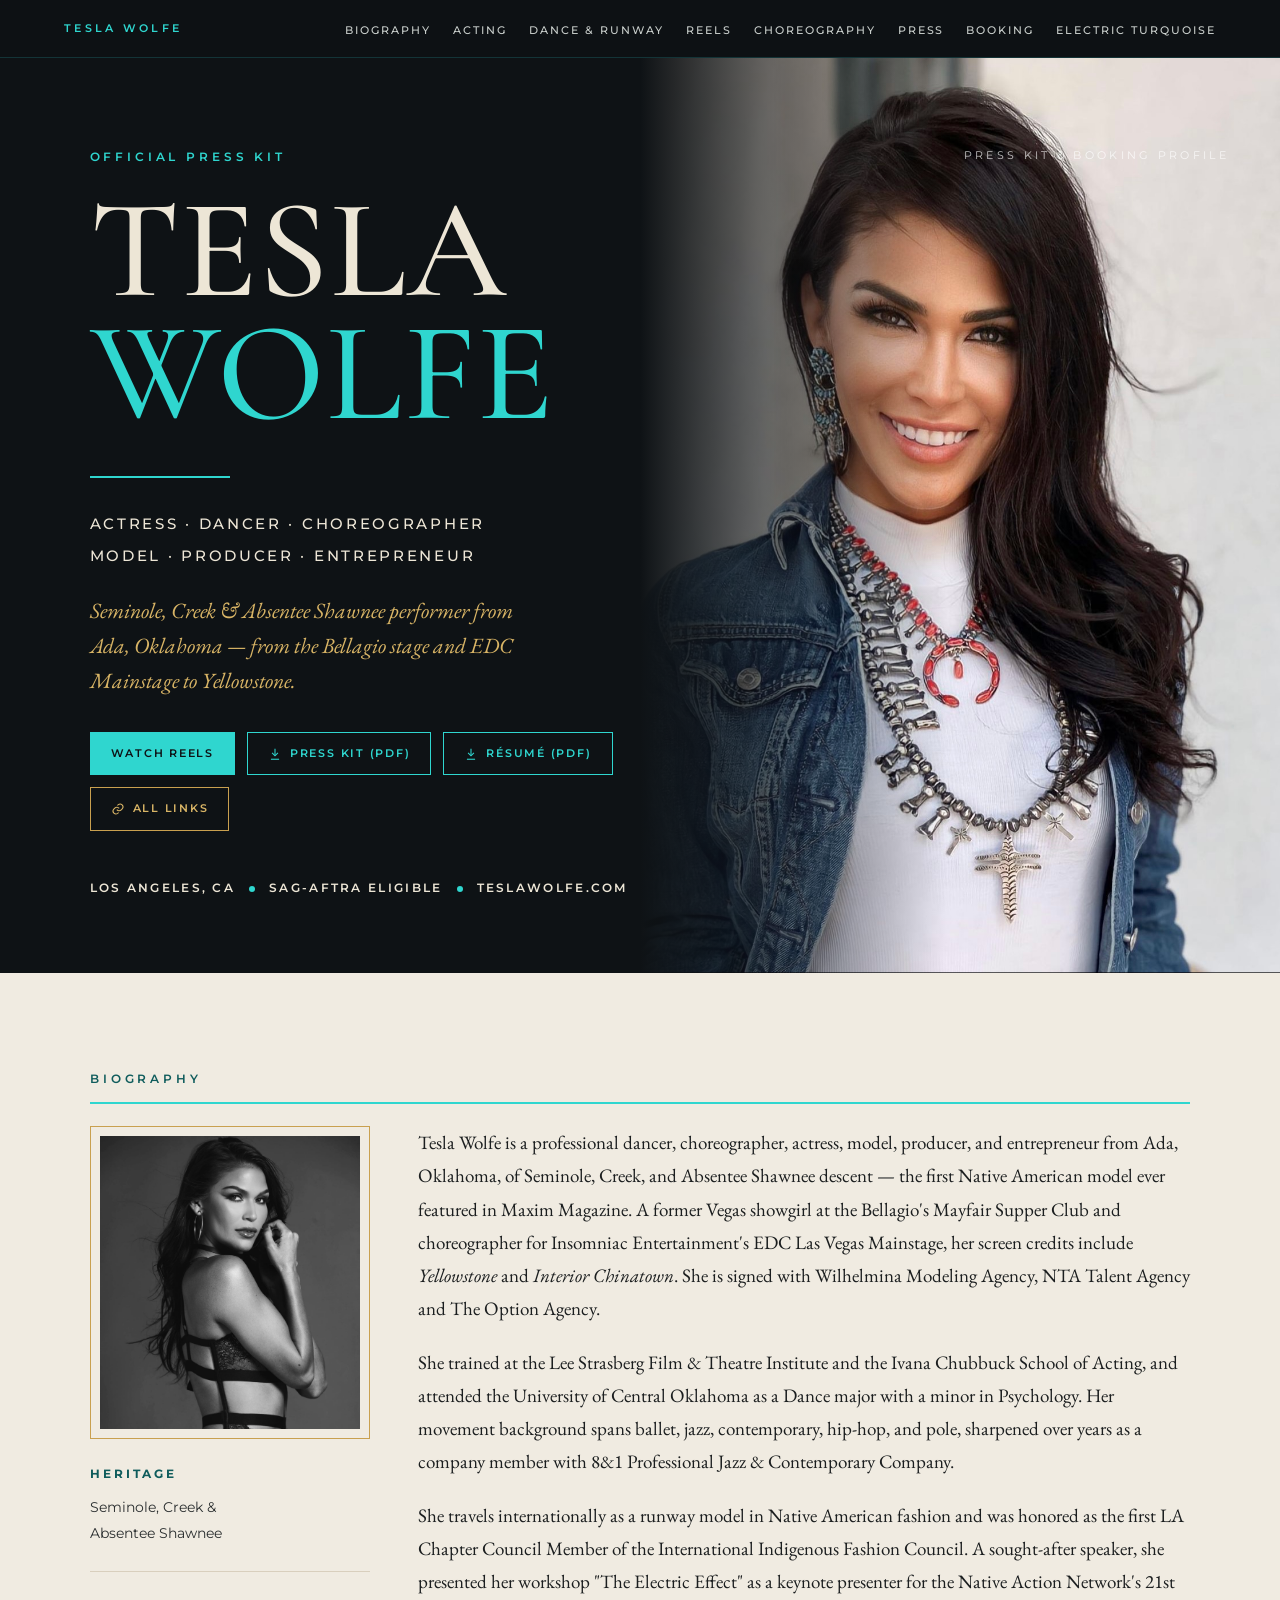
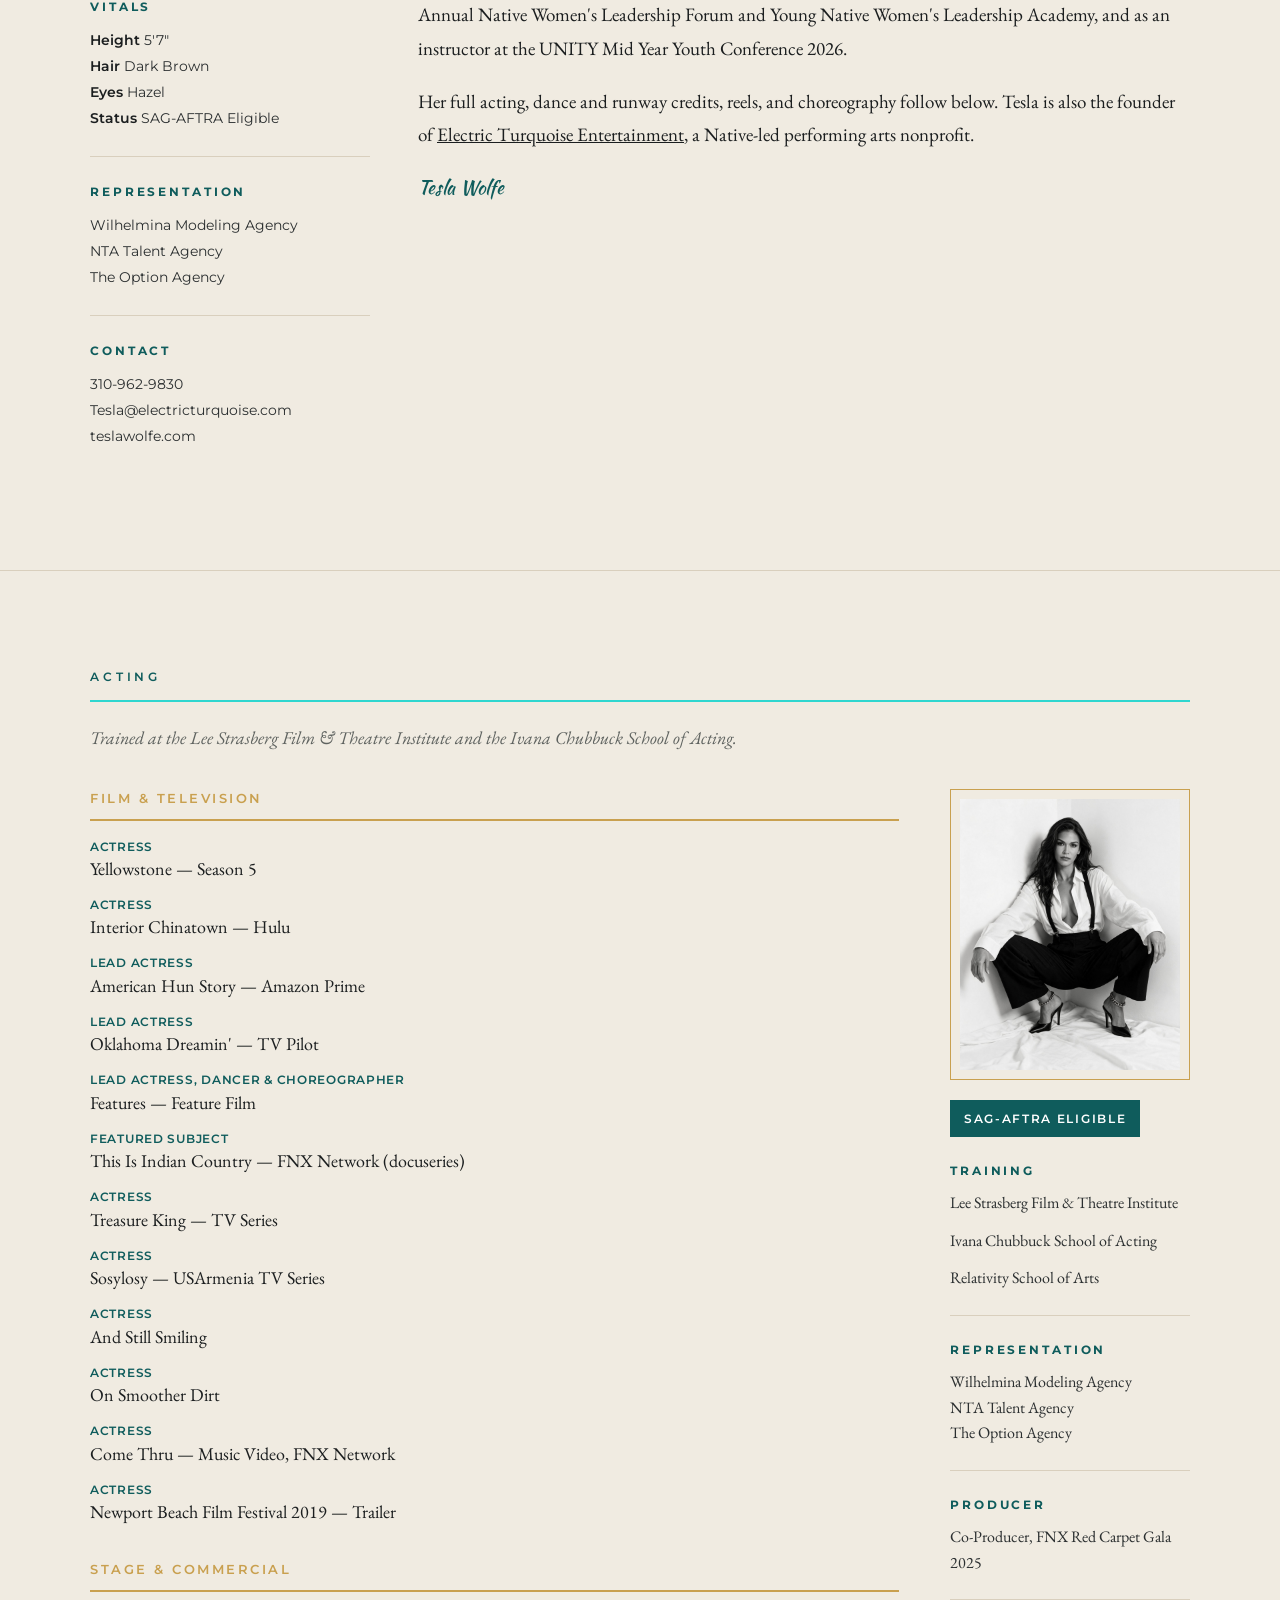
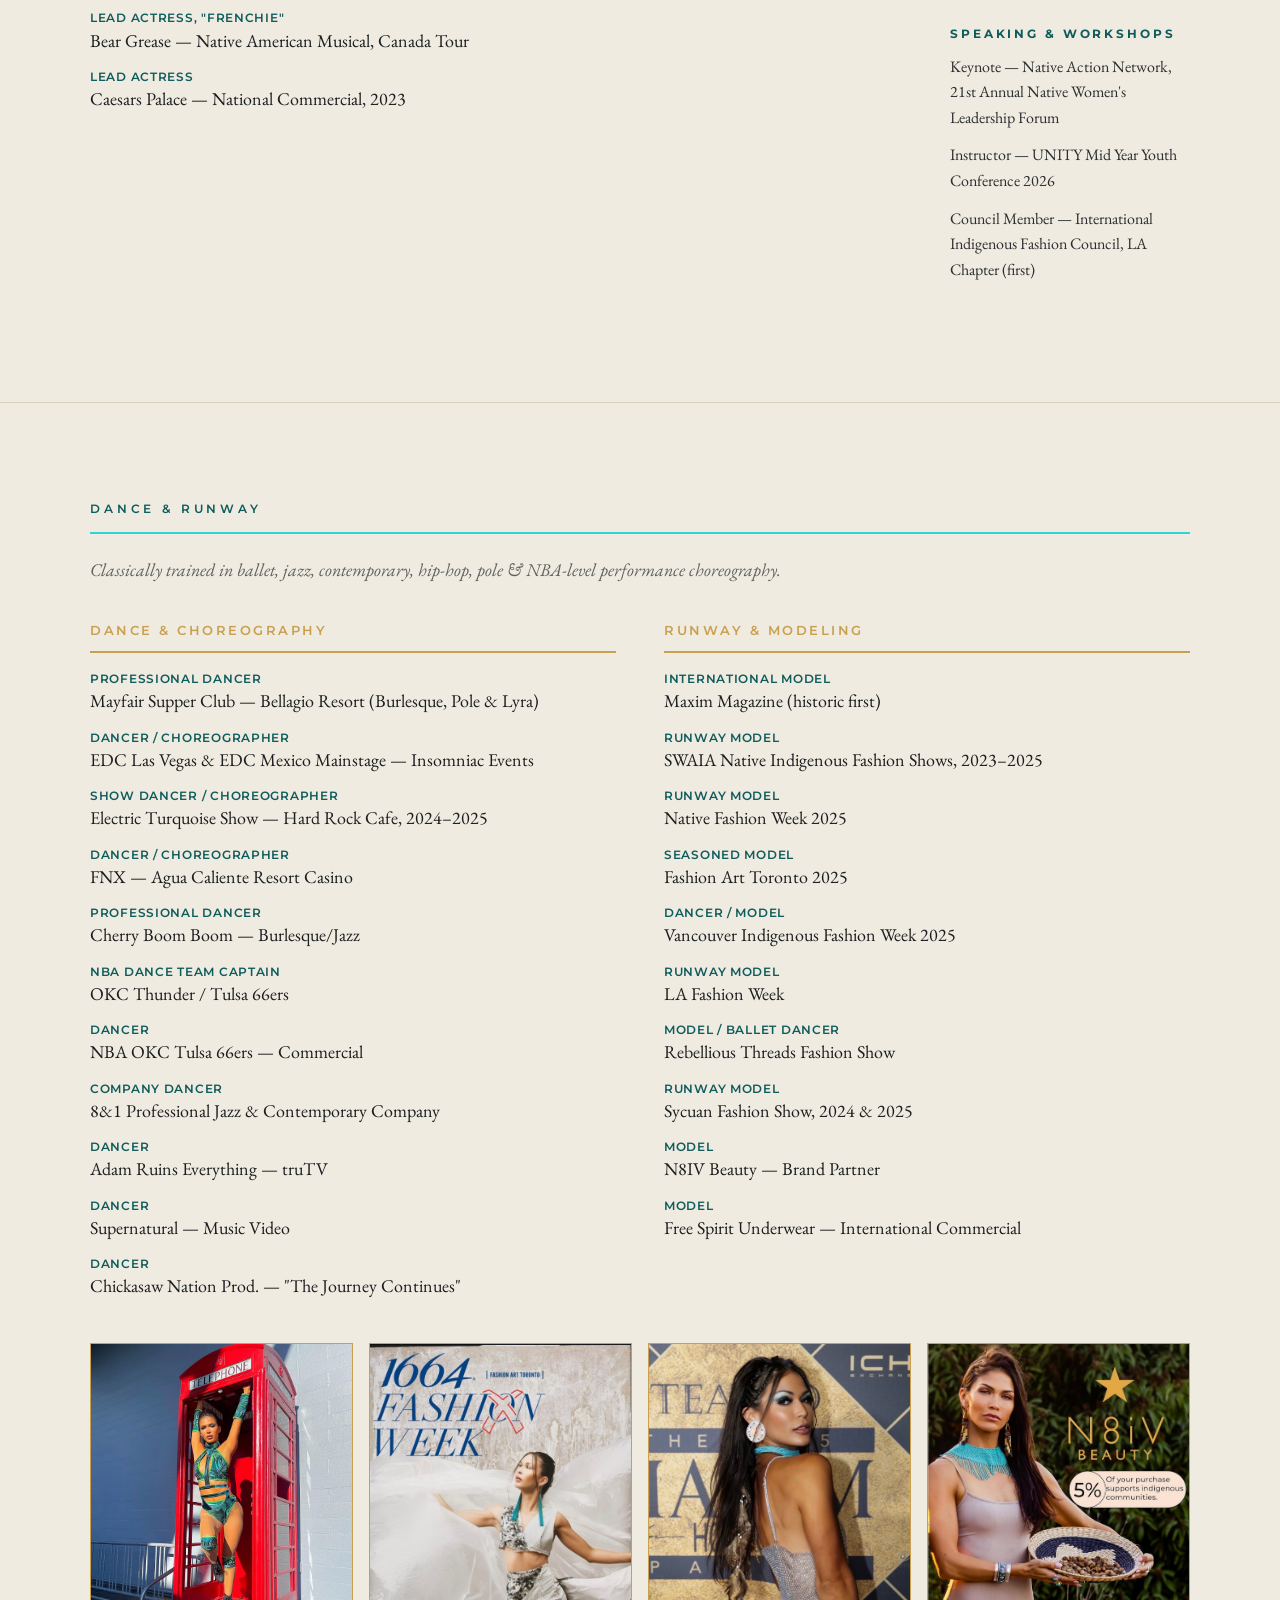
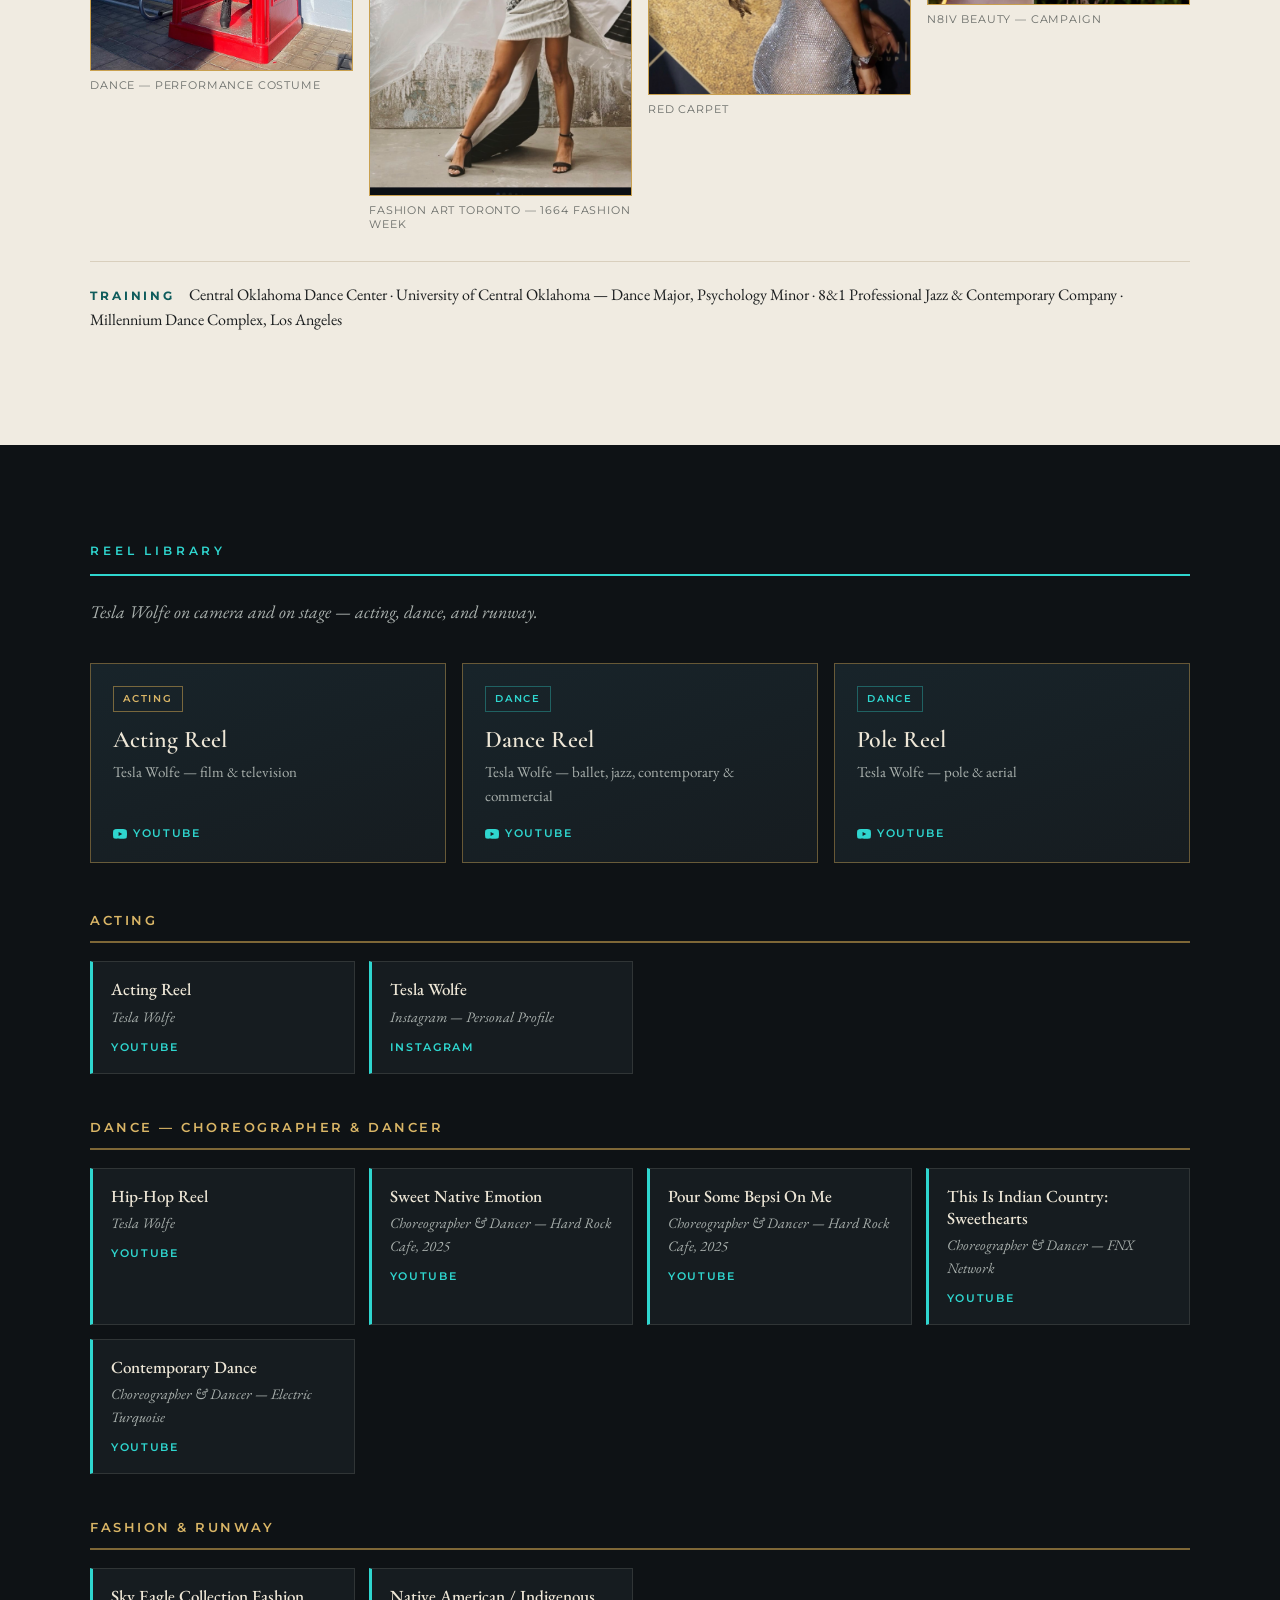
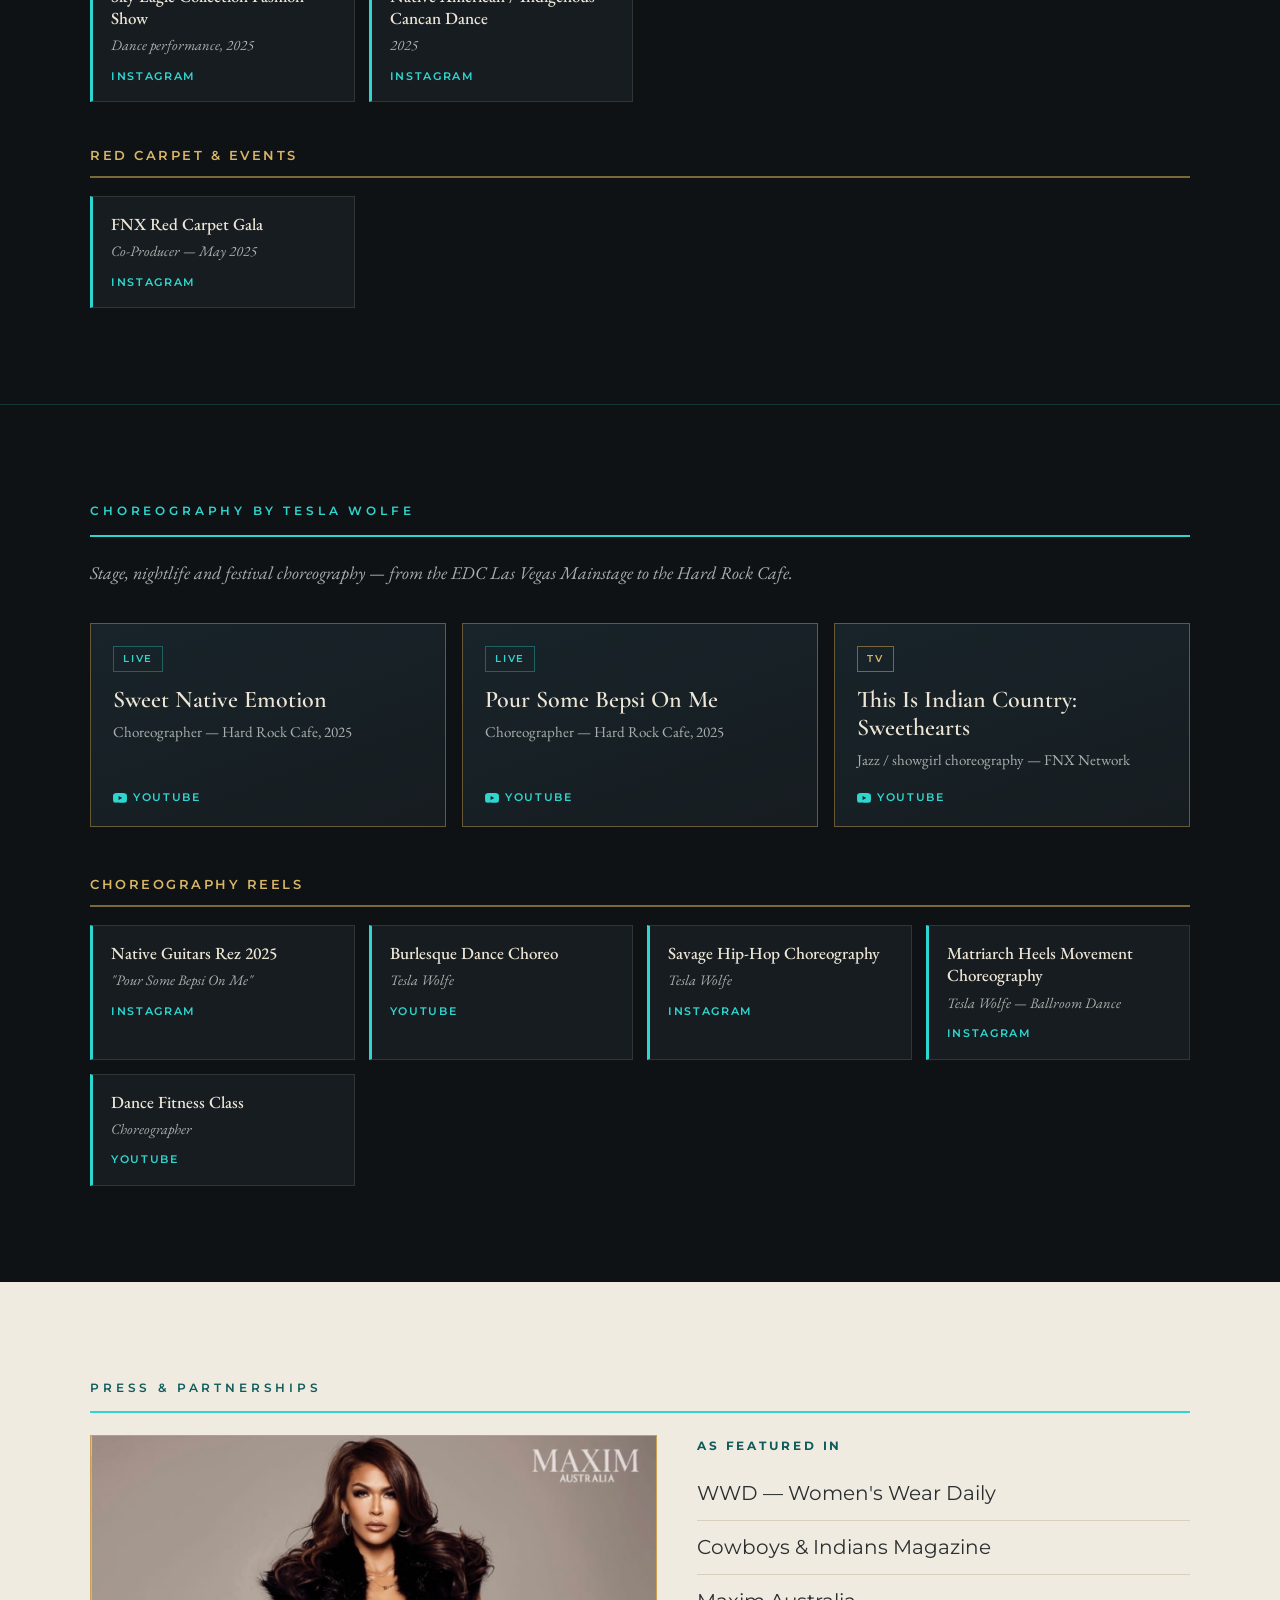
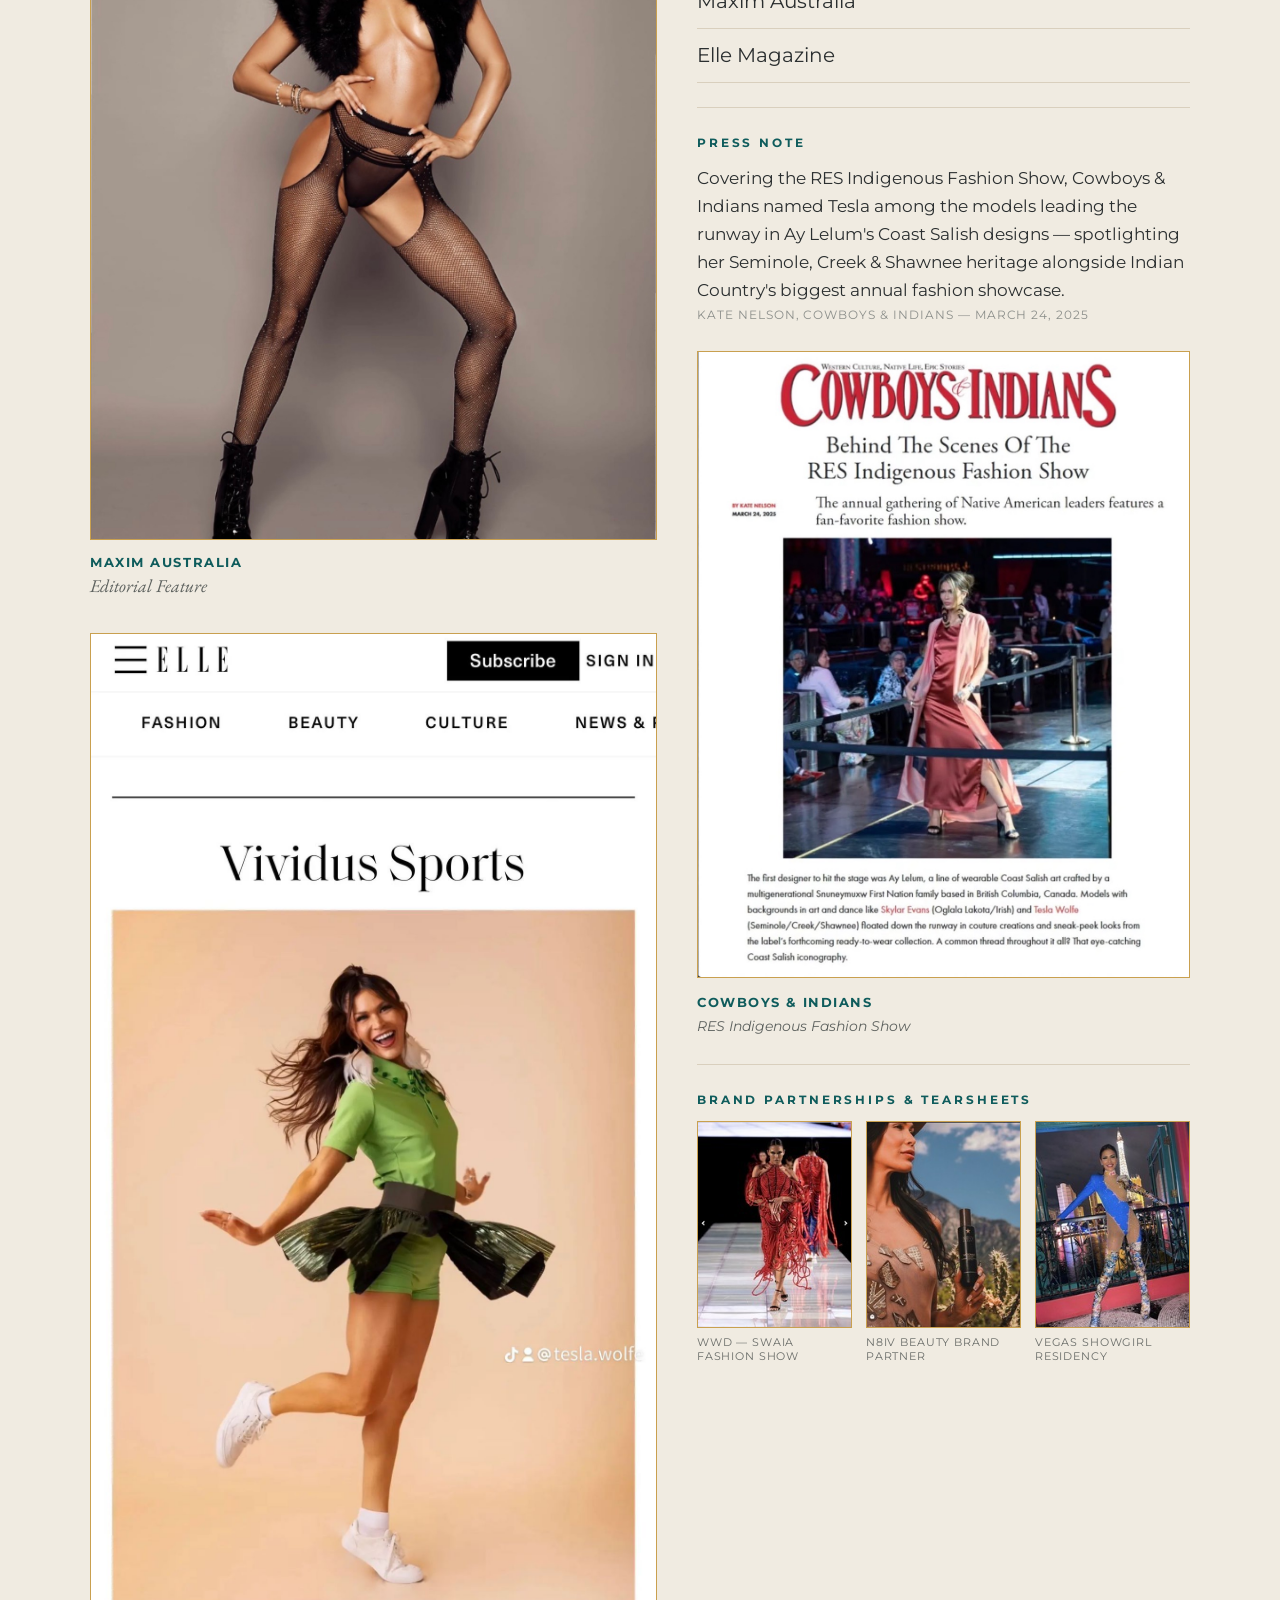
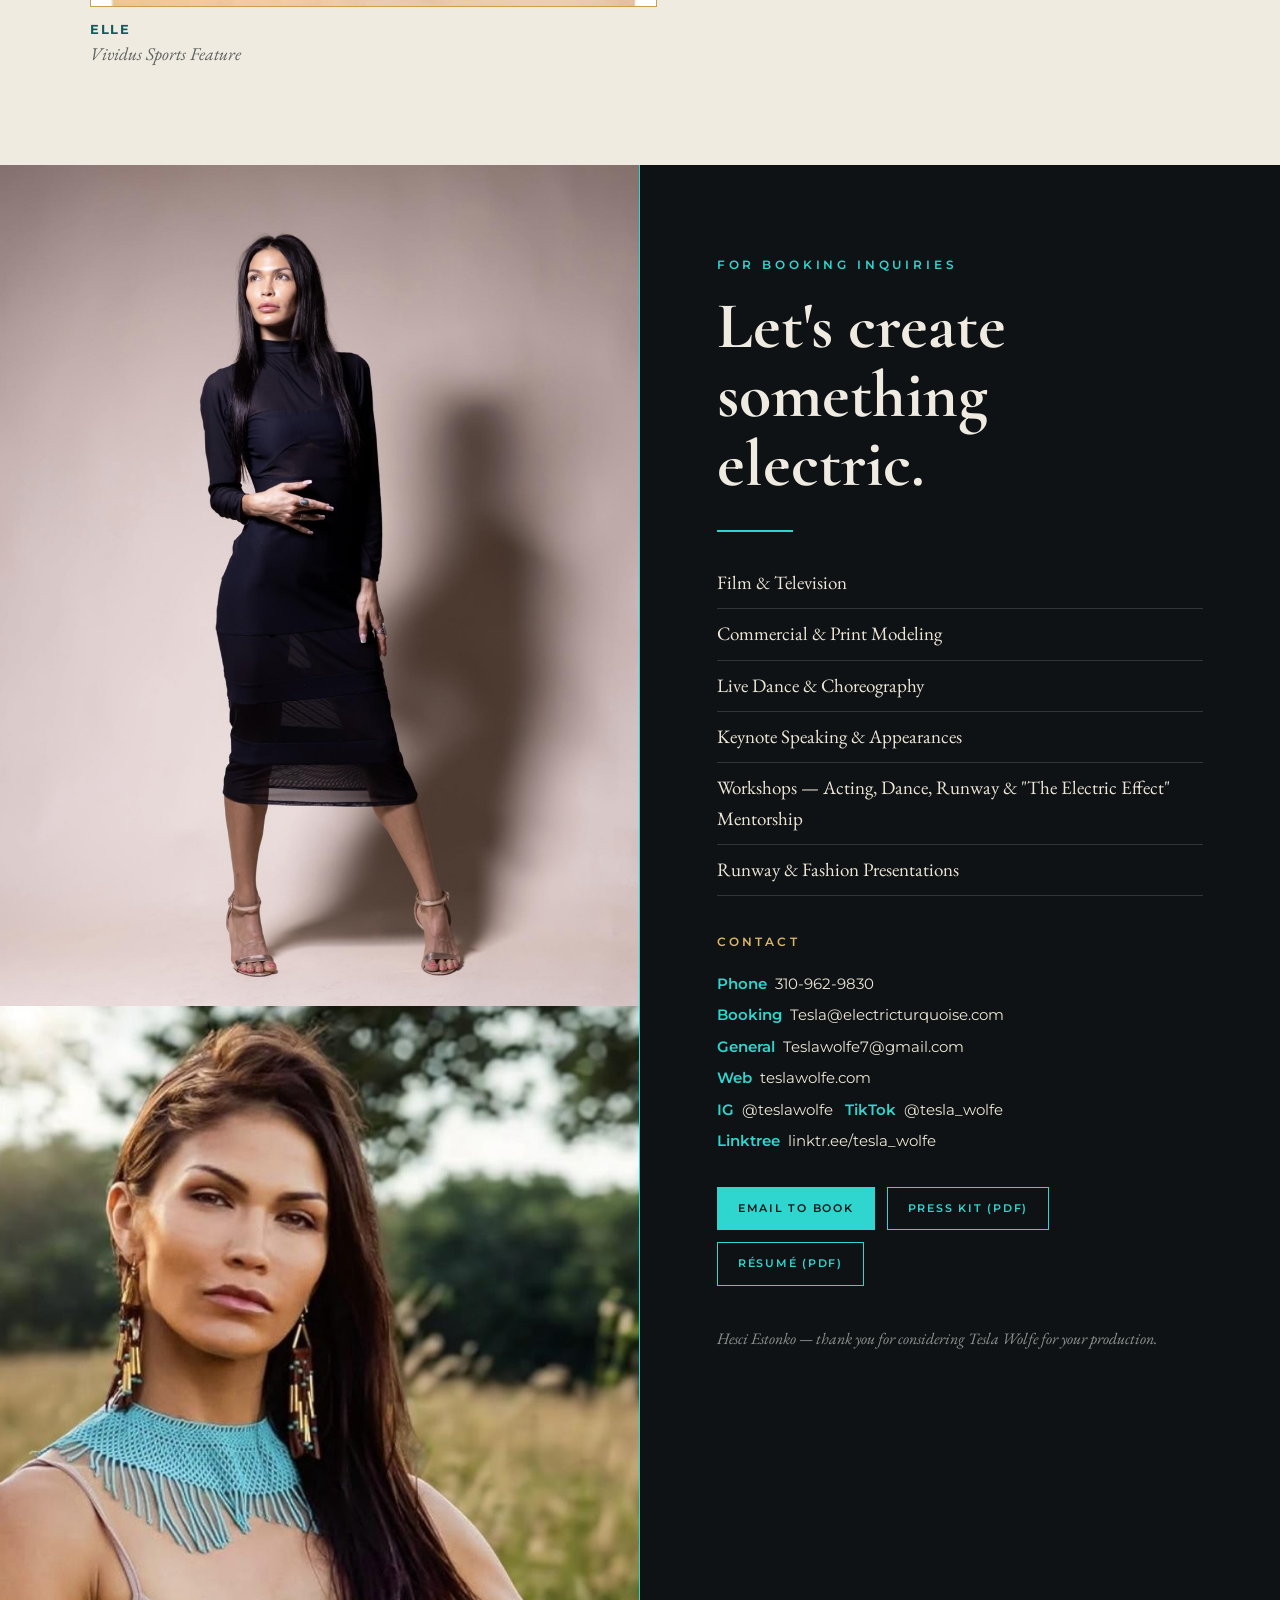
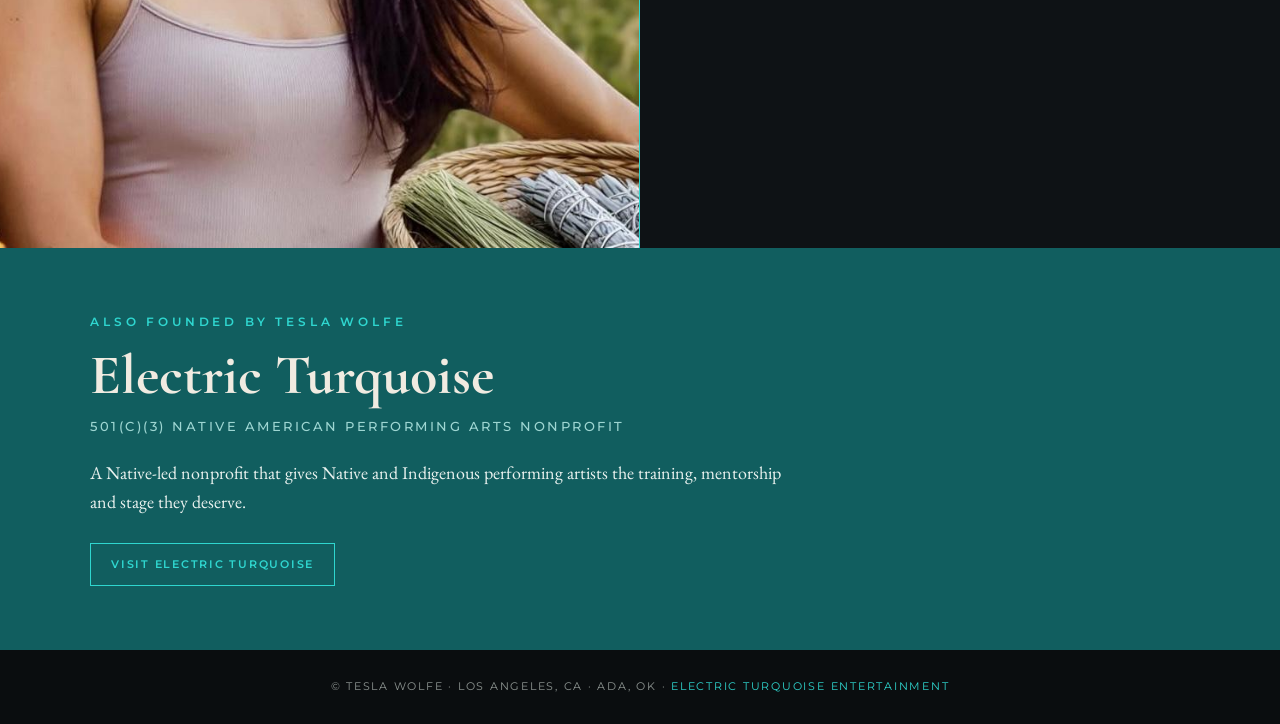
<file: index.html>
<!DOCTYPE html>
<html lang="en">
<head>
<meta charset="UTF-8">
<meta name="viewport" content="width=device-width, initial-scale=1.0">
<title>Tesla Wolfe — Press Kit &amp; Booking Profile | Actress, Dancer, Choreographer, Model</title>
<meta name="description" content="Tesla Wolfe — Seminole, Creek &amp; Absentee Shawnee actress, dancer, choreographer and model. Official press kit, résumé, reels, choreography and booking.">
<link rel="preconnect" href="https://fonts.googleapis.com">
<link rel="preconnect" href="https://fonts.gstatic.com" crossorigin>
<link href="https://fonts.googleapis.com/css2?family=Cormorant+Garamond:ital,wght@0,500;0,600;0,700;1,500&family=EB+Garamond:ital,wght@0,400;0,500;1,400&family=Montserrat:wght@400;500;600;700&family=Kaushan+Script&display=swap" rel="stylesheet">
<link rel="stylesheet" href="/styles.css">
</head>
<body>

<nav class="nav" aria-label="Sections">
  <a class="mark" href="#top">TESLA WOLFE</a>
  <ul>
    <li><a class="link" href="#biography">Biography</a></li>
    <li><a class="link" href="#acting">Acting</a></li>
    <li><a class="link" href="#dance">Dance &amp; Runway</a></li>
    <li><a class="link" href="#reels">Reels</a></li>
    <li><a class="link" href="#choreography">Choreography</a></li>
    <li><a class="link" href="#press">Press</a></li>
    <li><a class="link" href="#booking">Booking</a></li>
    <li><a class="link" href="/electric-turquoise">Electric Turquoise</a></li>
  </ul>
</nav>

<!-- 1. COVER -->
<header class="cover" id="top">
  <div class="cover-text">
    <p class="kicker">Official Press Kit</p>
    <h1>TESLA <span>WOLFE</span></h1>
    <div class="rule"></div>
    <p class="roles">Actress · Dancer · Choreographer<br>Model · Producer · Entrepreneur</p>
    <p class="tag">Seminole, Creek &amp; Absentee Shawnee performer from Ada, Oklahoma — from the Bellagio stage and EDC Mainstage to <i>Yellowstone</i>.</p>
    <div class="cover-ctas">
      <a class="btn solid" href="#reels">Watch Reels</a>
      <a class="btn" href="/images/tesla-wolfe-press-kit.pdf" target="_blank" rel="noopener">
        <svg viewBox="0 0 24 24" fill="none" stroke="currentColor" stroke-width="1.8"><path d="M12 3v12"/><path d="m7 10 5 5 5-5"/><path d="M5 21h14"/></svg>
        Press Kit (PDF)
      </a>
      <a class="btn" href="/images/tesla-wolfe-artist-resume-2026.pdf" target="_blank" rel="noopener">
        <svg viewBox="0 0 24 24" fill="none" stroke="currentColor" stroke-width="1.8"><path d="M12 3v12"/><path d="m7 10 5 5 5-5"/><path d="M5 21h14"/></svg>
        Résumé (PDF)
      </a>
      <a class="btn gold" href="https://linktr.ee/tesla_wolfe?utm_source=linktree_profile_share&ltsid=360f915f-0563-45ec-be61-017ecbcae3cb" target="_blank" rel="noopener">
        <svg viewBox="0 0 24 24" fill="none" stroke="currentColor" stroke-width="1.8"><path d="M10 13a5 5 0 0 0 7.5.5l2-2a5 5 0 0 0-7-7l-1.5 1.5"/><path d="M14 11a5 5 0 0 0-7.5-.5l-2 2a5 5 0 0 0 7 7l1.5-1.5"/></svg>
        All Links
      </a>
    </div>
    <p class="cover-foot">Los Angeles, CA<i></i>SAG-AFTRA Eligible<i></i>teslawolfe.com</p>
  </div>
  <div class="cover-photo">
    <span class="pk-label">Press Kit &amp; Booking Profile</span>
    <img src="/images/tesla-wolfe-headshot.jpeg" alt="Tesla Wolfe smiling in a denim jacket with a turquoise-inlay earring and silver squash blossom necklace" width="1283" height="1600" fetchpriority="high">
  </div>
</header>

<!-- 2. BIOGRAPHY -->
<section class="page cream" id="biography">
  <div class="page-inner">
    <div class="page-head"><p class="kicker">Biography</p></div>
    <div class="bio-grid">
      <aside class="bio-side">
        <div class="framed"><img src="/images/tesla-wolfe-bio-portrait.jpeg" alt="Black-and-white portrait of Tesla Wolfe looking over her shoulder, wearing silver hoop earrings" width="1440" height="1623" loading="lazy"></div>
        <div class="side-block">
          <h3 class="side-head">Heritage</h3>
          <p>Seminole, Creek &amp;<br>Absentee Shawnee</p>
        </div>
        <div class="side-block">
          <h3 class="side-head">Vitals</h3>
          <p><b>Height</b> 5′7″<br><b>Hair</b> Dark Brown<br><b>Eyes</b> Hazel<br><b>Status</b> SAG-AFTRA Eligible</p>
        </div>
        <div class="side-block">
          <h3 class="side-head">Representation</h3>
          <p>Wilhelmina Modeling Agency<br>NTA Talent Agency<br>The Option Agency</p>
        </div>
        <div class="side-block">
          <h3 class="side-head">Contact</h3>
          <p><a href="tel:+13109629830">310-962-9830</a><br><a href="mailto:tesla@electricturquoise.com">Tesla@electricturquoise.com</a><br><a href="https://teslawolfe.com" target="_blank" rel="noopener">teslawolfe.com</a></p>
        </div>
      </aside>
      <div class="bio-copy">
        <p>Tesla Wolfe is a professional dancer, choreographer, actress, model, producer, and entrepreneur from Ada, Oklahoma, of Seminole, Creek, and Absentee Shawnee descent — the first Native American model ever featured in Maxim Magazine. A former Vegas showgirl at the Bellagio's Mayfair Supper Club and choreographer for Insomniac Entertainment's EDC Las Vegas Mainstage, her screen credits include <i>Yellowstone</i> and <i>Interior Chinatown</i>. She is signed with Wilhelmina Modeling Agency, NTA Talent Agency and The Option Agency.</p>
        <p>She trained at the Lee Strasberg Film &amp; Theatre Institute and the Ivana Chubbuck School of Acting, and attended the University of Central Oklahoma as a Dance major with a minor in Psychology. Her movement background spans ballet, jazz, contemporary, hip-hop, and pole, sharpened over years as a company member with 8&amp;1 Professional Jazz &amp; Contemporary Company.</p>
        <p>She travels internationally as a runway model in Native American fashion and was honored as the first LA Chapter Council Member of the International Indigenous Fashion Council. A sought-after speaker, she presented her workshop "The Electric Effect" as a keynote presenter for the Native Action Network's 21st Annual Native Women's Leadership Forum and Young Native Women's Leadership Academy, and as an instructor at the UNITY Mid Year Youth Conference 2026.</p>
        <p>Her full acting, dance and runway credits, reels, and choreography follow below. Tesla is also the founder of <a href="/electric-turquoise">Electric Turquoise Entertainment</a>, a Native-led performing arts nonprofit.</p>
        <p class="signature">Tesla Wolfe</p>
      </div>
    </div>
  </div>
</section>

<!-- 4a. ACTING -->
<section class="page cream" id="acting">
  <div class="page-inner">
    <div class="page-head"><p class="kicker">Acting</p></div>
    <p class="page-intro">Trained at the Lee Strasberg Film &amp; Theatre Institute and the Ivana Chubbuck School of Acting.</p>
    <div class="main-side">
      <div>
        <h3 class="sub-head">Film &amp; Television</h3>
        <ul class="credits">
          <li><span class="role">Actress</span>Yellowstone — Season 5</li>
          <li><span class="role">Actress</span>Interior Chinatown — Hulu</li>
          <li><span class="role">Lead Actress</span>American Hun Story — Amazon Prime</li>
          <li><span class="role">Lead Actress</span>Oklahoma Dreamin' — TV Pilot</li>
          <li><span class="role">Lead Actress, Dancer &amp; Choreographer</span>Features — Feature Film</li>
          <li><span class="role">Featured Subject</span>This Is Indian Country — FNX Network (docuseries)</li>
          <li><span class="role">Actress</span>Treasure King — TV Series</li>
          <li><span class="role">Actress</span>Sosylosy — USArmenia TV Series</li>
          <li><span class="role">Actress</span>And Still Smiling</li>
          <li><span class="role">Actress</span>On Smoother Dirt</li>
          <li><span class="role">Actress</span>Come Thru — Music Video, FNX Network</li>
          <li><span class="role">Actress</span>Newport Beach Film Festival 2019 — Trailer</li>
        </ul>
        <h3 class="sub-head">Stage &amp; Commercial</h3>
        <ul class="credits">
          <li><span class="role">Lead Actress, "Frenchie"</span>Bear Grease — Native American Musical, Canada Tour</li>
          <li><span class="role">Lead Actress</span>Caesars Palace — National Commercial, 2023</li>
        </ul>
      </div>
      <aside class="aside-list">
        <div class="framed" style="margin-bottom:20px"><img src="/images/tesla-wolfe-editorial-suspenders.jpeg" alt="Black-and-white editorial of Tesla Wolfe crouching in a white shirt, suspenders and black trousers" width="1320" height="1628" loading="lazy"></div>
        <span class="badge">SAG-AFTRA Eligible</span>
        <div class="side-block">
          <h3 class="side-head">Training</h3>
          <p>Lee Strasberg Film &amp; Theatre Institute</p>
          <p style="margin-top:12px">Ivana Chubbuck School of Acting</p>
          <p style="margin-top:12px">Relativity School of Arts</p>
        </div>
        <div class="side-block">
          <h3 class="side-head">Representation</h3>
          <p>Wilhelmina Modeling Agency<br>NTA Talent Agency<br>The Option Agency</p>
        </div>
        <div class="side-block">
          <h3 class="side-head">Producer</h3>
          <p>Co-Producer, FNX Red Carpet Gala 2025</p>
        </div>
        <div class="side-block">
          <h3 class="side-head">Speaking &amp; Workshops</h3>
          <p>Keynote — Native Action Network, 21st Annual Native Women's Leadership Forum</p>
          <p style="margin-top:12px">Instructor — UNITY Mid Year Youth Conference 2026</p>
          <p style="margin-top:12px">Council Member — International Indigenous Fashion Council, LA Chapter (first)</p>
        </div>
      </aside>
    </div>
  </div>
</section>

<!-- 4b. DANCE & RUNWAY -->
<section class="page cream" id="dance">
  <div class="page-inner">
    <div class="page-head"><p class="kicker">Dance &amp; Runway</p></div>
    <p class="page-intro">Classically trained in ballet, jazz, contemporary, hip-hop, pole &amp; NBA-level performance choreography.</p>
    <div class="two-col">
      <div>
        <h3 class="sub-head">Dance &amp; Choreography</h3>
        <ul class="credits">
          <li><span class="role">Professional Dancer</span>Mayfair Supper Club — Bellagio Resort (Burlesque, Pole &amp; Lyra)</li>
          <li><span class="role">Dancer / Choreographer</span>EDC Las Vegas &amp; EDC Mexico Mainstage — Insomniac Events</li>
          <li><span class="role">Show Dancer / Choreographer</span>Electric Turquoise Show — Hard Rock Cafe, 2024–2025</li>
          <li><span class="role">Dancer / Choreographer</span>FNX — Agua Caliente Resort Casino</li>
          <li><span class="role">Professional Dancer</span>Cherry Boom Boom — Burlesque/Jazz</li>
          <li><span class="role">NBA Dance Team Captain</span>OKC Thunder / Tulsa 66ers</li>
          <li><span class="role">Dancer</span>NBA OKC Tulsa 66ers — Commercial</li>
          <li><span class="role">Company Dancer</span>8&amp;1 Professional Jazz &amp; Contemporary Company</li>
          <li><span class="role">Dancer</span>Adam Ruins Everything — truTV</li>
          <li><span class="role">Dancer</span>Supernatural — Music Video</li>
          <li><span class="role">Dancer</span>Chickasaw Nation Prod. — "The Journey Continues"</li>
        </ul>
      </div>
      <div>
        <h3 class="sub-head">Runway &amp; Modeling</h3>
        <ul class="credits">
          <li><span class="role">International Model</span>Maxim Magazine (historic first)</li>
          <li><span class="role">Runway Model</span>SWAIA Native Indigenous Fashion Shows, 2023–2025</li>
          <li><span class="role">Runway Model</span>Native Fashion Week 2025</li>
          <li><span class="role">Seasoned Model</span>Fashion Art Toronto 2025</li>
          <li><span class="role">Dancer / Model</span>Vancouver Indigenous Fashion Week 2025</li>
          <li><span class="role">Runway Model</span>LA Fashion Week</li>
          <li><span class="role">Model / Ballet Dancer</span>Rebellious Threads Fashion Show</li>
          <li><span class="role">Runway Model</span>Sycuan Fashion Show, 2024 &amp; 2025</li>
          <li><span class="role">Model</span>N8IV Beauty — Brand Partner</li>
          <li><span class="role">Model</span>Free Spirit Underwear — International Commercial</li>
        </ul>
      </div>
    </div>
    <div class="photo-strip">
      <figure><img src="/images/tesla-wolfe-telephone-booth.jpeg" alt="Tesla Wolfe in a green palm-print dance costume posing in a red telephone booth" width="1440" height="1800" loading="lazy"><span>Dance — Performance Costume</span></figure>
      <figure><img src="/images/tesla-wolfe-fashion-art-toronto.jpeg" alt="Tesla Wolfe modeling with flowing white fabric for 1664 Fashion Week, Fashion Art Toronto" width="1285" height="2220" loading="lazy"><span>Fashion Art Toronto — 1664 Fashion Week</span></figure>
      <figure><img src="/images/tesla-wolfe-red-carpet.jpeg" alt="Tesla Wolfe on the red carpet in a silver mesh gown with feathers and beaded earrings" width="1320" height="1773" loading="lazy"><span>Red Carpet</span></figure>
      <figure><img src="/images/tesla-wolfe-n8iv-beauty.jpeg" alt="Tesla Wolfe in an N8IV Beauty campaign holding a woven basket" width="1222" height="1217" loading="lazy"><span>N8IV Beauty — Campaign</span></figure>
    </div>
    <p class="training-row"><span class="side-head">Training</span>Central Oklahoma Dance Center · University of Central Oklahoma — Dance Major, Psychology Minor · 8&amp;1 Professional Jazz &amp; Contemporary Company · Millennium Dance Complex, Los Angeles</p>
  </div>
</section>

<!-- 3. REEL LIBRARY -->
<section class="page dark" id="reels">
  <div class="page-inner">
    <div class="page-head"><p class="kicker">Reel Library</p></div>
    <p class="page-intro">Tesla Wolfe on camera and on stage — acting, dance, and runway.</p>

    <div class="featured-grid">
      <a class="feature" href="https://youtu.be/5PQXwUeWoRc?is=54kpN4nEgu4H8HcQ" target="_blank" rel="noopener">
        <span class="flag">Acting</span>
        <span class="t">Acting Reel</span>
        <span class="s">Tesla Wolfe — film &amp; television</span>
        <span class="p"><svg viewBox="0 0 24 24" fill="currentColor"><path d="M23.5 6.2a3 3 0 0 0-2.1-2.1C19.5 3.5 12 3.5 12 3.5s-7.5 0-9.4.6A3 3 0 0 0 .5 6.2 31 31 0 0 0 0 12a31 31 0 0 0 .5 5.8 3 3 0 0 0 2.1 2.1c1.9.6 9.4.6 9.4.6s7.5 0 9.4-.6a3 3 0 0 0 2.1-2.1A31 31 0 0 0 24 12a31 31 0 0 0-.5-5.8zM9.6 15.6V8.4l6.3 3.6z"/></svg>YouTube</span>
      </a>
      <a class="feature" href="https://youtu.be/-FlKZWk8aHA" target="_blank" rel="noopener">
        <span class="flag teal">Dance</span>
        <span class="t">Dance Reel</span>
        <span class="s">Tesla Wolfe — ballet, jazz, contemporary &amp; commercial</span>
        <span class="p"><svg viewBox="0 0 24 24" fill="currentColor"><path d="M23.5 6.2a3 3 0 0 0-2.1-2.1C19.5 3.5 12 3.5 12 3.5s-7.5 0-9.4.6A3 3 0 0 0 .5 6.2 31 31 0 0 0 0 12a31 31 0 0 0 .5 5.8 3 3 0 0 0 2.1 2.1c1.9.6 9.4.6 9.4.6s7.5 0 9.4-.6a3 3 0 0 0 2.1-2.1A31 31 0 0 0 24 12a31 31 0 0 0-.5-5.8zM9.6 15.6V8.4l6.3 3.6z"/></svg>YouTube</span>
      </a>
      <a class="feature" href="https://youtu.be/XHvGBkKhGfM" target="_blank" rel="noopener">
        <span class="flag teal">Dance</span>
        <span class="t">Pole Reel</span>
        <span class="s">Tesla Wolfe — pole &amp; aerial</span>
        <span class="p"><svg viewBox="0 0 24 24" fill="currentColor"><path d="M23.5 6.2a3 3 0 0 0-2.1-2.1C19.5 3.5 12 3.5 12 3.5s-7.5 0-9.4.6A3 3 0 0 0 .5 6.2 31 31 0 0 0 0 12a31 31 0 0 0 .5 5.8 3 3 0 0 0 2.1 2.1c1.9.6 9.4.6 9.4.6s7.5 0 9.4-.6a3 3 0 0 0 2.1-2.1A31 31 0 0 0 24 12a31 31 0 0 0-.5-5.8zM9.6 15.6V8.4l6.3 3.6z"/></svg>YouTube</span>
      </a>
    </div>

    <div class="reel-block">
      <h3 class="sub-head">Acting</h3>
      <div class="reel-grid">
        <a class="reel" href="https://youtu.be/UGshNotMvuI?is=ADjB2kS1Oicd0jlE" target="_blank" rel="noopener"><span class="t">Acting Reel</span><span class="s">Tesla Wolfe</span><span class="p">YouTube</span></a>
        <a class="reel" href="https://www.instagram.com/teslawolfe?igsh=NTc4MTIwNjQ2YQ%3D%3D&utm_source=qr" target="_blank" rel="noopener"><span class="t">Tesla Wolfe</span><span class="s">Instagram — Personal Profile</span><span class="p">Instagram</span></a>
      </div>
    </div>

    <div class="reel-block">
      <h3 class="sub-head">Dance — Choreographer &amp; Dancer</h3>
      <div class="reel-grid">
        <a class="reel" href="https://youtu.be/liDCQ7EoTLY?si=OAyI1jsSdQ5L80mw" target="_blank" rel="noopener"><span class="t">Hip-Hop Reel</span><span class="s">Tesla Wolfe</span><span class="p">YouTube</span></a>
        <a class="reel" href="https://youtu.be/OpLDXlbCM0g?feature=shared" target="_blank" rel="noopener"><span class="t">Sweet Native Emotion</span><span class="s">Choreographer &amp; Dancer — Hard Rock Cafe, 2025</span><span class="p">YouTube</span></a>
        <a class="reel" href="https://youtu.be/nV1rDMrBHV4?si=nZx24EXitSwUC4xH" target="_blank" rel="noopener"><span class="t">Pour Some Bepsi On Me</span><span class="s">Choreographer &amp; Dancer — Hard Rock Cafe, 2025</span><span class="p">YouTube</span></a>
        <a class="reel" href="https://youtu.be/lmjRkDju5TI?is=IQXvalsU3HOhoVQz" target="_blank" rel="noopener"><span class="t">This Is Indian Country: Sweethearts</span><span class="s">Choreographer &amp; Dancer — FNX Network</span><span class="p">YouTube</span></a>
        <a class="reel" href="https://youtu.be/eMNi90V6HfY?si=J6V0TNn6wbX5f7NC" target="_blank" rel="noopener"><span class="t">Contemporary Dance</span><span class="s">Choreographer &amp; Dancer — Electric Turquoise</span><span class="p">YouTube</span></a>
      </div>
    </div>

    <div class="reel-block">
      <h3 class="sub-head">Fashion &amp; Runway</h3>
      <div class="reel-grid">
        <a class="reel" href="https://www.instagram.com/reel/DNbUBhHyhZb/?igsh=NTc4MTIwNjQ2YQ==" target="_blank" rel="noopener"><span class="t">Sky Eagle Collection Fashion Show</span><span class="s">Dance performance, 2025</span><span class="p">Instagram</span></a>
        <a class="reel" href="https://www.instagram.com/reel/DOUEjhrkkDU/?igsh=NTc4MTIwNjQ2YQ==" target="_blank" rel="noopener"><span class="t">Native American / Indigenous Cancan Dance</span><span class="s">2025</span><span class="p">Instagram</span></a>
      </div>
    </div>

    <div class="reel-block">
      <h3 class="sub-head">Red Carpet &amp; Events</h3>
      <div class="reel-grid">
        <a class="reel" href="https://www.instagram.com/reel/DHgkMGpvE2Y/?utm_source=ig_web_copy_link&igsh=MzRlODBiNWFlZA==" target="_blank" rel="noopener"><span class="t">FNX Red Carpet Gala</span><span class="s">Co-Producer — May 2025</span><span class="p">Instagram</span></a>
      </div>
    </div>
  </div>
</section>

<!-- 3b. CHOREOGRAPHY -->
<section class="page dark" id="choreography" style="border-top:1px solid rgba(47,214,207,.18)">
  <div class="page-inner">
    <div class="page-head"><p class="kicker">Choreography by Tesla Wolfe</p></div>
    <p class="page-intro">Stage, nightlife and festival choreography — from the EDC Las Vegas Mainstage to the Hard Rock Cafe.</p>

    <div class="featured-grid">
      <a class="feature" href="https://youtu.be/OpLDXlbCM0g?feature=shared" target="_blank" rel="noopener">
        <span class="flag teal">Live</span>
        <span class="t">Sweet Native Emotion</span>
        <span class="s">Choreographer — Hard Rock Cafe, 2025</span>
        <span class="p"><svg viewBox="0 0 24 24" fill="currentColor"><path d="M23.5 6.2a3 3 0 0 0-2.1-2.1C19.5 3.5 12 3.5 12 3.5s-7.5 0-9.4.6A3 3 0 0 0 .5 6.2 31 31 0 0 0 0 12a31 31 0 0 0 .5 5.8 3 3 0 0 0 2.1 2.1c1.9.6 9.4.6 9.4.6s7.5 0 9.4-.6a3 3 0 0 0 2.1-2.1A31 31 0 0 0 24 12a31 31 0 0 0-.5-5.8zM9.6 15.6V8.4l6.3 3.6z"/></svg>YouTube</span>
      </a>
      <a class="feature" href="https://youtu.be/nV1rDMrBHV4?si=nZx24EXitSwUC4xH" target="_blank" rel="noopener">
        <span class="flag teal">Live</span>
        <span class="t">Pour Some Bepsi On Me</span>
        <span class="s">Choreographer — Hard Rock Cafe, 2025</span>
        <span class="p"><svg viewBox="0 0 24 24" fill="currentColor"><path d="M23.5 6.2a3 3 0 0 0-2.1-2.1C19.5 3.5 12 3.5 12 3.5s-7.5 0-9.4.6A3 3 0 0 0 .5 6.2 31 31 0 0 0 0 12a31 31 0 0 0 .5 5.8 3 3 0 0 0 2.1 2.1c1.9.6 9.4.6 9.4.6s7.5 0 9.4-.6a3 3 0 0 0 2.1-2.1A31 31 0 0 0 24 12a31 31 0 0 0-.5-5.8zM9.6 15.6V8.4l6.3 3.6z"/></svg>YouTube</span>
      </a>
      <a class="feature" href="https://youtu.be/lmjRkDju5TI?is=IQXvalsU3HOhoVQz" target="_blank" rel="noopener">
        <span class="flag">TV</span>
        <span class="t">This Is Indian Country: Sweethearts</span>
        <span class="s">Jazz / showgirl choreography — FNX Network</span>
        <span class="p"><svg viewBox="0 0 24 24" fill="currentColor"><path d="M23.5 6.2a3 3 0 0 0-2.1-2.1C19.5 3.5 12 3.5 12 3.5s-7.5 0-9.4.6A3 3 0 0 0 .5 6.2 31 31 0 0 0 0 12a31 31 0 0 0 .5 5.8 3 3 0 0 0 2.1 2.1c1.9.6 9.4.6 9.4.6s7.5 0 9.4-.6a3 3 0 0 0 2.1-2.1A31 31 0 0 0 24 12a31 31 0 0 0-.5-5.8zM9.6 15.6V8.4l6.3 3.6z"/></svg>YouTube</span>
      </a>
    </div>

    <div class="reel-block">
      <h3 class="sub-head">Choreography Reels</h3>
      <div class="reel-grid">
        <a class="reel" href="https://www.instagram.com/reel/DHIR-rqOXo2/?utm_source=ig_web_copy_link&igsh=MzRlODBiNWFlZA==" target="_blank" rel="noopener"><span class="t">Native Guitars Rez 2025</span><span class="s">"Pour Some Bepsi On Me"</span><span class="p">Instagram</span></a>
        <a class="reel" href="https://youtu.be/wCD_X08Wws4?si=NG1an_A2JXBtH8sO" target="_blank" rel="noopener"><span class="t">Burlesque Dance Choreo</span><span class="s">Tesla Wolfe</span><span class="p">YouTube</span></a>
        <a class="reel" href="https://www.instagram.com/reel/C0w-G4jvlzL/?igsh=b25jZGlncWRscWVp" target="_blank" rel="noopener"><span class="t">Savage Hip-Hop Choreography</span><span class="s">Tesla Wolfe</span><span class="p">Instagram</span></a>
        <a class="reel" href="https://www.instagram.com/reel/DCaMq-SSmHo/?igsh=MXJ4dzFnbDV4ejIycA==" target="_blank" rel="noopener"><span class="t">Matriarch Heels Movement Choreography</span><span class="s">Tesla Wolfe — Ballroom Dance</span><span class="p">Instagram</span></a>
        <a class="reel" href="https://youtu.be/92q7iFscIVc?si=sX9cvpJVgZND8ae4" target="_blank" rel="noopener"><span class="t">Dance Fitness Class</span><span class="s">Choreographer</span><span class="p">YouTube</span></a>
      </div>
    </div>
  </div>
</section>

<!-- 6. PRESS -->
<section class="page cream" id="press">
  <div class="page-inner">
    <div class="page-head"><p class="kicker">Press &amp; Partnerships</p></div>
    <div class="press-grid">
      <div>
      <figure class="press-photo" style="margin:0">
        <img src="/images/tesla-wolfe-maxim-australia.jpg" alt="Tesla Wolfe on a Maxim Australia editorial feature" width="1320" height="1642" loading="lazy">
        <figcaption class="caption"><b>Maxim Australia</b><i>Editorial Feature</i></figcaption>
      </figure>
      <figure class="press-photo" style="margin:32px 0 0">
        <img src="/images/tesla-wolfe-elle-vividus-sports.jpeg" alt="Tesla Wolfe mid-dance in a green Vividus Sports outfit, featured in Elle" width="1190" height="2048" loading="lazy">
        <figcaption class="caption"><b>Elle</b><i>Vividus Sports Feature</i></figcaption>
      </figure>
      </div>
      <div>
        <div class="side-block" style="padding-top:0">
          <h3 class="side-head">As Featured In</h3>
          <ul class="featured-in">
            <li>WWD — Women's Wear Daily</li>
            <li>Cowboys &amp; Indians Magazine</li>
            <li>Maxim Australia</li>
            <li>Elle Magazine</li>
          </ul>
        </div>
        <div class="side-block">
          <h3 class="side-head">Press Note</h3>
          <p class="press-note">Covering the RES Indigenous Fashion Show, Cowboys &amp; Indians named Tesla among the models leading the runway in Ay Lelum's Coast Salish designs — spotlighting her Seminole, Creek &amp; Shawnee heritage alongside Indian Country's biggest annual fashion showcase.</p>
          <p class="cite">Kate Nelson, Cowboys &amp; Indians — March 24, 2025</p>
          <figure class="press-photo" style="margin:24px 0 0">
            <img src="/images/tearsheet-cowboys-indians-res.jpeg" alt="Cowboys &amp; Indians article &quot;Behind The Scenes Of The RES Indigenous Fashion Show&quot; showing Tesla Wolfe on the runway in a rust satin gown and blush duster" width="1105" height="1407" loading="lazy">
            <figcaption class="caption"><b>Cowboys &amp; Indians</b><i>RES Indigenous Fashion Show</i></figcaption>
          </figure>
        </div>
        <div class="side-block">
          <h3 class="side-head">Brand Partnerships &amp; Tearsheets</h3>
          <div class="tears">
            <figure style="margin:0"><img src="/images/tearsheet-wwd-swaia.jpg" alt="Tesla Wolfe on the runway at the SWAIA fashion show" width="187" height="250" loading="lazy"><span>WWD — SWAIA Fashion Show</span></figure>
            <figure style="margin:0"><img src="/images/tearsheet-n8iv-beauty.jpg" alt="Tesla Wolfe holding an N8IV Beauty product" width="199" height="250" loading="lazy"><span>N8IV Beauty Brand Partner</span></figure>
            <figure style="margin:0"><img src="/images/tearsheet-vegas-showgirl.jpg" alt="Tesla Wolfe in showgirl costume on the Las Vegas Strip" width="187" height="249" loading="lazy"><span>Vegas Showgirl Residency</span></figure>
          </div>
        </div>
      </div>
    </div>
  </div>
</section>

<!-- 7. BOOKING -->
<section class="booking" id="booking">
  <div class="booking-photos">
    <img src="/images/tesla-wolfe-booking-1.jpg" alt="Tesla Wolfe in a fitted black dress" width="1086" height="1430" loading="lazy">
    <img src="/images/tesla-wolfe-booking-2.jpg" alt="Tesla Wolfe outdoors wearing a turquoise beaded collar and earrings" width="788" height="982" loading="lazy">
  </div>
  <div class="booking-text">
    <p class="kicker">For Booking Inquiries</p>
    <h2>Let's create something electric.</h2>
    <div class="rule"></div>
    <ul class="services">
      <li>Film &amp; Television</li>
      <li>Commercial &amp; Print Modeling</li>
      <li>Live Dance &amp; Choreography</li>
      <li>Keynote Speaking &amp; Appearances</li>
      <li>Workshops — Acting, Dance, Runway &amp; "The Electric Effect" Mentorship</li>
      <li>Runway &amp; Fashion Presentations</li>
    </ul>
    <h3 class="contact-head">Contact</h3>
    <ul class="contact">
      <li><b>Phone</b><a href="tel:+13109629830">310-962-9830</a></li>
      <li><b>Booking</b><a href="mailto:tesla@electricturquoise.com">Tesla@electricturquoise.com</a></li>
      <li><b>General</b><a href="mailto:teslawolfe7@gmail.com">Teslawolfe7@gmail.com</a></li>
      <li><b>Web</b><a href="https://teslawolfe.com" target="_blank" rel="noopener">teslawolfe.com</a></li>
      <li><b>IG</b><a href="https://www.instagram.com/teslawolfe" target="_blank" rel="noopener">@teslawolfe</a> &nbsp; <b>TikTok</b><a href="https://www.tiktok.com/@tesla_wolfe" target="_blank" rel="noopener">@tesla_wolfe</a></li>
      <li><b>Linktree</b><a href="https://linktr.ee/tesla_wolfe?utm_source=linktree_profile_share&ltsid=360f915f-0563-45ec-be61-017ecbcae3cb" target="_blank" rel="noopener">linktr.ee/tesla_wolfe</a></li>
    </ul>
    <div class="cover-ctas">
      <a class="btn solid" href="mailto:tesla@electricturquoise.com">Email to Book</a>
      <a class="btn" href="/images/tesla-wolfe-press-kit.pdf" target="_blank" rel="noopener">Press Kit (PDF)</a>
      <a class="btn" href="/images/tesla-wolfe-artist-resume-2026.pdf" target="_blank" rel="noopener">Résumé (PDF)</a>
    </div>
    <p class="thanks">Hesci Estonko — thank you for considering Tesla Wolfe for your production.</p>
  </div>
</section>

<!-- 8. ELECTRIC TURQUOISE (condensed — full details on /electric-turquoise) -->
<section class="page et" id="electric-turquoise" style="padding-top:clamp(40px,5vw,64px);padding-bottom:clamp(40px,5vw,64px)">
  <div class="page-inner">
    <p class="kicker">Also Founded by Tesla Wolfe</p>
    <h2 style="font-size:clamp(38px,5vw,56px)">Electric Turquoise</h2>
    <p class="et-sub">501(c)(3) Native American Performing Arts Nonprofit</p>
    <p style="margin:22px 0 0;font-size:18px;max-width:720px">A Native-led nonprofit that gives Native and Indigenous performing artists the training, mentorship and stage they deserve.</p>
    <div class="cover-ctas" style="margin-top:26px">
      <a class="btn" href="/electric-turquoise">Visit Electric Turquoise</a>
    </div>
  </div>
</section>

<footer>
  © Tesla Wolfe · Los Angeles, CA · Ada, OK · <a href="/electric-turquoise">Electric Turquoise Entertainment</a>
</footer>

</body>
</html>
</file>
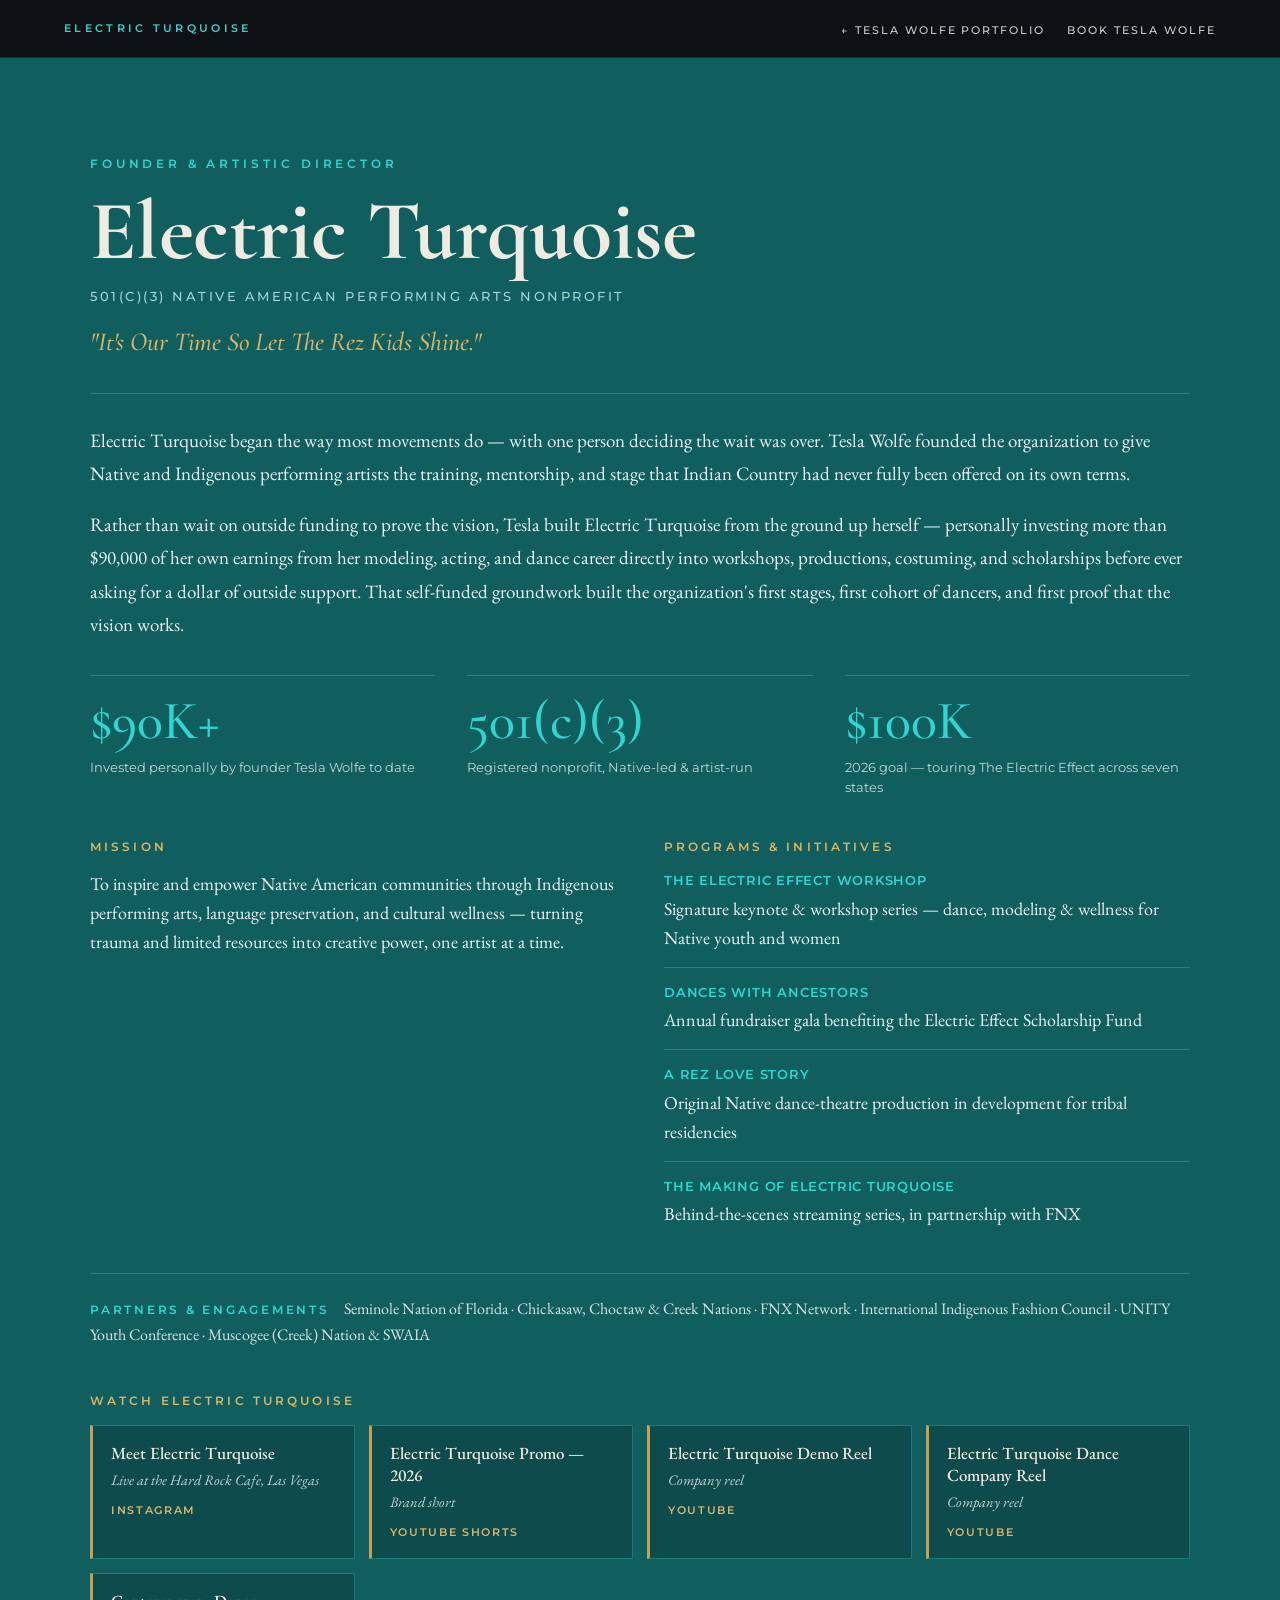
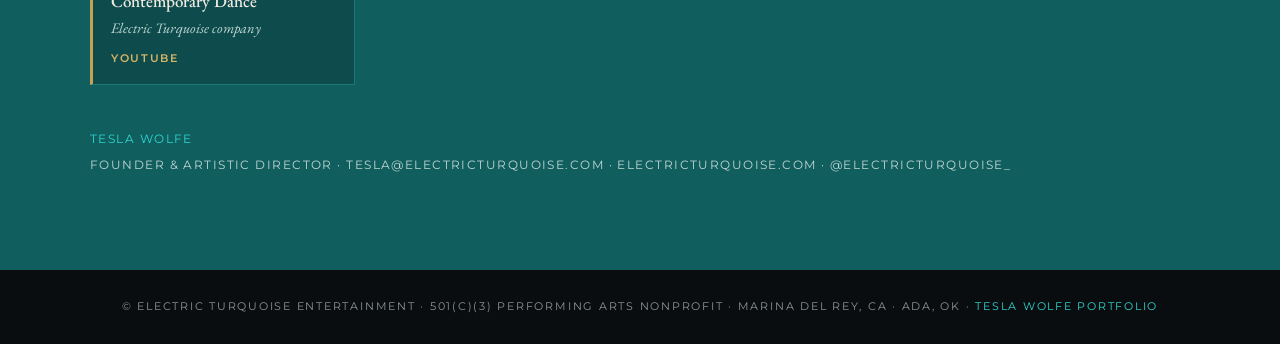
<file: electric-turquoise.html>
<!DOCTYPE html>
<html lang="en">
<head>
<meta charset="UTF-8">
<meta name="viewport" content="width=device-width, initial-scale=1.0">
<title>Electric Turquoise Entertainment — Native American Performing Arts Nonprofit | Founded by Tesla Wolfe</title>
<meta name="description" content="Electric Turquoise Entertainment is a 501(c)(3) Native American performing arts nonprofit founded by Tesla Wolfe. Mission, programs, partners and company reels.">
<link rel="preconnect" href="https://fonts.googleapis.com">
<link rel="preconnect" href="https://fonts.gstatic.com" crossorigin>
<link href="https://fonts.googleapis.com/css2?family=Cormorant+Garamond:ital,wght@0,500;0,600;0,700;1,500&family=EB+Garamond:ital,wght@0,400;0,500;1,400&family=Montserrat:wght@400;500;600;700&family=Kaushan+Script&display=swap" rel="stylesheet">
<link rel="stylesheet" href="/styles.css">
</head>
<body>

<nav class="nav" aria-label="Sections">
  <a class="mark" href="/electric-turquoise">ELECTRIC TURQUOISE</a>
  <ul>
    <li><a class="link" href="/">&larr; Tesla Wolfe Portfolio</a></li>
    <li><a class="link" href="/#booking">Book Tesla Wolfe</a></li>
  </ul>
</nav>

<!-- 5. ELECTRIC TURQUOISE -->
<section class="page et" id="electric-turquoise">
  <div class="page-inner">
    <p class="kicker">Founder &amp; Artistic Director</p>
    <h2>Electric Turquoise</h2>
    <p class="et-sub">501(c)(3) Native American Performing Arts Nonprofit</p>
    <p class="motto">"It's Our Time So Let The Rez Kids Shine."</p>
    <hr>
    <div class="story">
      <p>Electric Turquoise began the way most movements do — with one person deciding the wait was over. Tesla Wolfe founded the organization to give Native and Indigenous performing artists the training, mentorship, and stage that Indian Country had never fully been offered on its own terms.</p>
      <p>Rather than wait on outside funding to prove the vision, Tesla built Electric Turquoise from the ground up herself — personally investing more than $90,000 of her own earnings from her modeling, acting, and dance career directly into workshops, productions, costuming, and scholarships before ever asking for a dollar of outside support. That self-funded groundwork built the organization's first stages, first cohort of dancers, and first proof that the vision works.</p>
    </div>
    <div class="stats">
      <div class="stat"><b>$90K+</b><span>Invested personally by founder Tesla Wolfe to date</span></div>
      <div class="stat"><b>501(c)(3)</b><span>Registered nonprofit, Native-led &amp; artist-run</span></div>
      <div class="stat"><b>$100K</b><span>2026 goal — touring The Electric Effect across seven states</span></div>
    </div>
    <div class="two-col">
      <div>
        <h3 class="gold-head">Mission</h3>
        <p style="margin:0;font-size:18px">To inspire and empower Native American communities through Indigenous performing arts, language preservation, and cultural wellness — turning trauma and limited resources into creative power, one artist at a time.</p>
      </div>
      <div>
        <h3 class="gold-head">Programs &amp; Initiatives</h3>
        <ul class="programs">
          <li><b>The Electric Effect Workshop</b>Signature keynote &amp; workshop series — dance, modeling &amp; wellness for Native youth and women</li>
          <li><b>Dances With Ancestors</b>Annual fundraiser gala benefiting the Electric Effect Scholarship Fund</li>
          <li><b>A Rez Love Story</b>Original Native dance-theatre production in development for tribal residencies</li>
          <li><b>The Making of Electric Turquoise</b>Behind-the-scenes streaming series, in partnership with FNX</li>
        </ul>
      </div>
    </div>
    <p class="partners"><span class="label">Partners &amp; Engagements</span>Seminole Nation of Florida · Chickasaw, Choctaw &amp; Creek Nations · FNX Network · International Indigenous Fashion Council · UNITY Youth Conference · Muscogee (Creek) Nation &amp; SWAIA</p>

    <div class="reel-block">
      <h3 class="gold-head">Watch Electric Turquoise</h3>
      <div class="reel-grid">
        <a class="reel" href="https://www.instagram.com/reel/DXDR8jWDcqb/?igsh=NTc4MTIwNjQ2YQ==" target="_blank" rel="noopener"><span class="t">Meet Electric Turquoise</span><span class="s">Live at the Hard Rock Cafe, Las Vegas</span><span class="p">Instagram</span></a>
        <a class="reel" href="https://youtube.com/shorts/xBZFgRa0NYo?si=CyXUC4wA8hWYABLk" target="_blank" rel="noopener"><span class="t">Electric Turquoise Promo — 2026</span><span class="s">Brand short</span><span class="p">YouTube Shorts</span></a>
        <a class="reel" href="https://youtu.be/UwO_pKjBWGE?feature=shared" target="_blank" rel="noopener"><span class="t">Electric Turquoise Demo Reel</span><span class="s">Company reel</span><span class="p">YouTube</span></a>
        <a class="reel" href="https://youtu.be/UwyvPx1qRvg" target="_blank" rel="noopener"><span class="t">Electric Turquoise Dance Company Reel</span><span class="s">Company reel</span><span class="p">YouTube</span></a>
        <a class="reel" href="https://youtu.be/eMNi90V6HfY?si=J6V0TNn6wbX5f7NC" target="_blank" rel="noopener"><span class="t">Contemporary Dance</span><span class="s">Electric Turquoise company</span><span class="p">YouTube</span></a>
      </div>
    </div>

    <div class="et-sign">
      <p class="signature">Tesla Wolfe</p>
      <p>Founder &amp; Artistic Director · <a href="mailto:tesla@electricturquoise.com">Tesla@electricturquoise.com</a> · <a href="https://electricturquoise.com" target="_blank" rel="noopener">electricturquoise.com</a> · <a href="https://www.instagram.com/electricturquoise_" target="_blank" rel="noopener">@electricturquoise_</a></p>
    </div>
  </div>
</section>

<footer>
  © Electric Turquoise Entertainment · 501(c)(3) Performing Arts Nonprofit · Marina Del Rey, CA · Ada, OK · <a href="/">Tesla Wolfe Portfolio</a>
</footer>

</body>
</html>
</file>
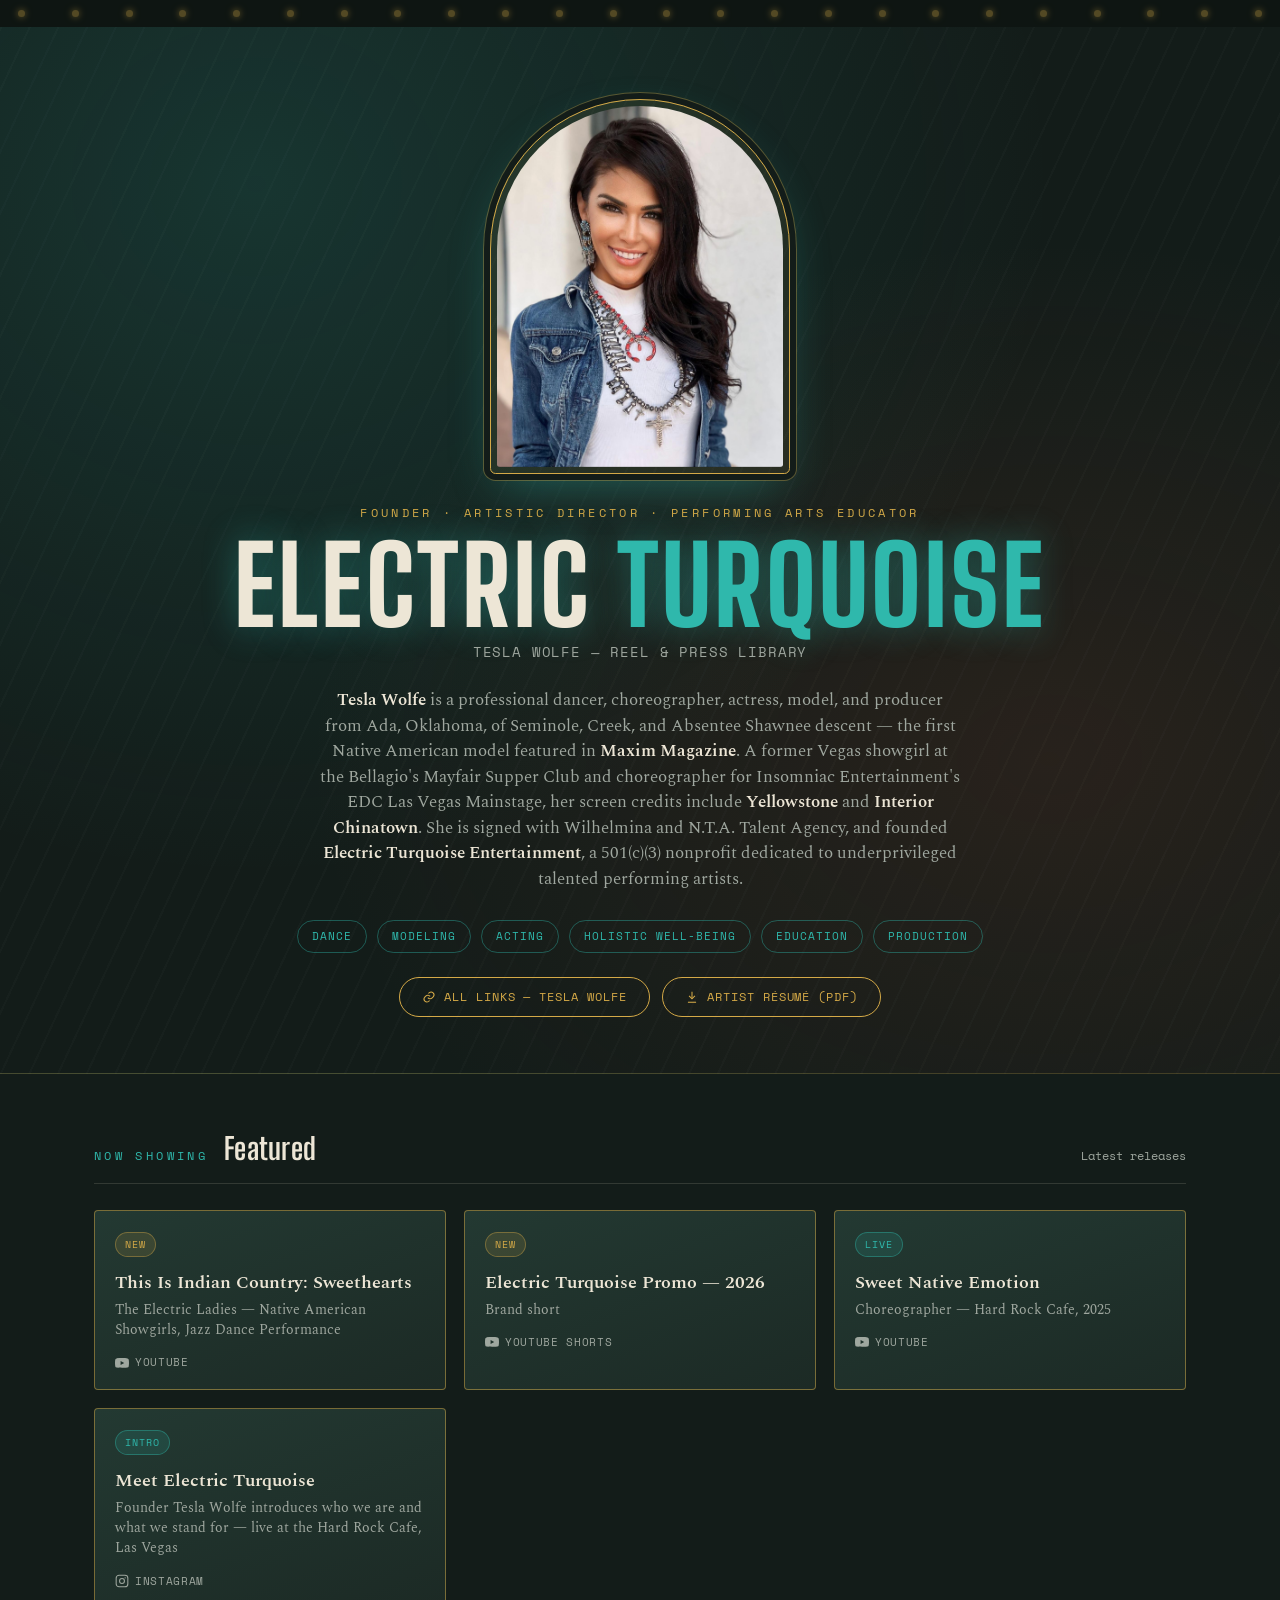
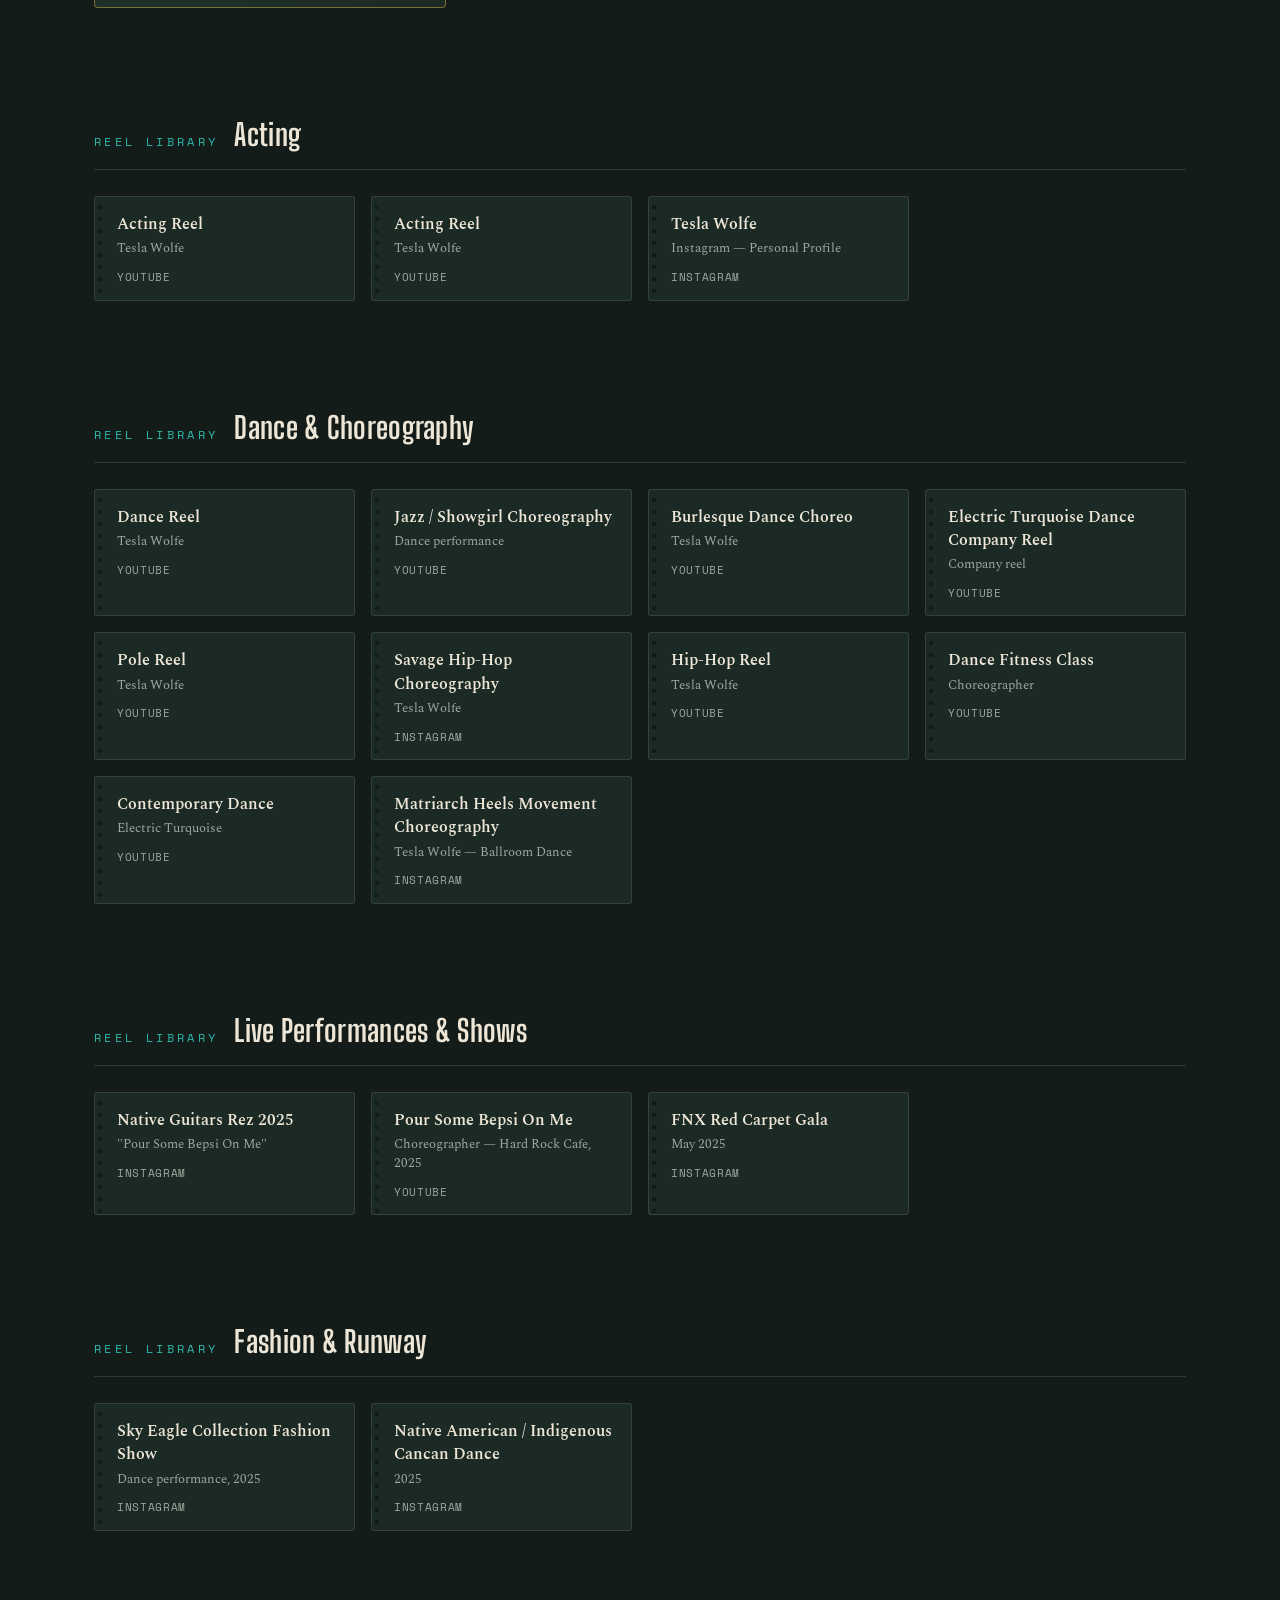
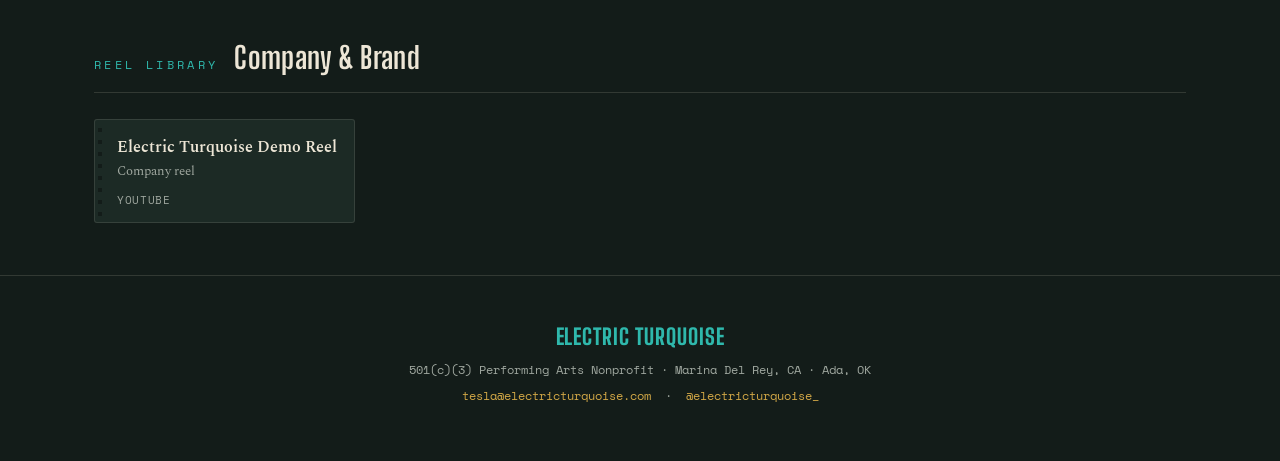
<file: tesla wolfe reels:performances:work.html>
<!DOCTYPE html>
<html lang="en">
<head>
<meta charset="UTF-8">
<meta name="viewport" content="width=device-width, initial-scale=1.0">
<title>Electric Turquoise — Tesla Wolfe | Reel Library</title>
<link rel="preconnect" href="https://fonts.googleapis.com">
<link rel="preconnect" href="https://fonts.gstatic.com" crossorigin>
<link href="https://fonts.googleapis.com/css2?family=Big+Shoulders+Display:wght@600;800&family=Spectral:ital,wght@0,400;0,500;0,600;1,400&family=Space+Mono:wght@400;700&display=swap" rel="stylesheet">
<style>
  :root{
    --turquoise:#2FB8AC;
    --turquoise-deep:#1F8078;
    --matrix:#131C19;
    --matrix-2:#1C2A25;
    --matrix-3:#233932;
    --clay:#A8442C;
    --gold:#D4A947;
    --bone:#EDE6D6;
    --bone-dim:#9FA79F;
  }
  *{box-sizing:border-box;}
  html{scroll-behavior:smooth;}
  body{
    margin:0;
    background:var(--matrix);
    color:var(--bone);
    font-family:'Spectral', serif;
    line-height:1.5;
  }
  a{color:inherit;}

  /* ---- marquee bulb border ---- */
  .marquee-row{
    display:flex;
    justify-content:space-between;
    padding:10px 18px;
    background:#0E1512;
  }
  .marquee-row span{
    width:7px;height:7px;border-radius:50%;
    background:var(--gold);
    box-shadow:0 0 6px 1px rgba(212,169,71,.9);
    opacity:.35;
    animation:chase 3.6s ease-in-out infinite;
  }
  @keyframes chase{
    0%,100%{opacity:.25;}
    50%{opacity:1;box-shadow:0 0 10px 3px rgba(212,169,71,1);}
  }
  .marquee-row span:nth-child(odd){animation-delay:.4s;}
  .marquee-row span:nth-child(3n){animation-delay:.9s;}
  .marquee-row span:nth-child(4n){animation-delay:1.3s;}
  @media (prefers-reduced-motion: reduce){
    .marquee-row span{animation:none;opacity:.8;}
  }

  /* ---- hero ---- */
  .hero{
    position:relative;
    padding:72px 24px 56px;
    text-align:center;
    overflow:hidden;
    background:
      radial-gradient(ellipse at 20% 15%, rgba(47,184,172,.16), transparent 55%),
      radial-gradient(ellipse at 82% 70%, rgba(168,68,44,.14), transparent 50%),
      repeating-linear-gradient(115deg, rgba(255,255,255,.015) 0 2px, transparent 2px 26px),
      var(--matrix);
    border-bottom:1px solid rgba(212,169,71,.25);
  }
  /* ---- main portrait ---- */
  .portrait{
    width:min(300px, 72vw);
    aspect-ratio:4/5;
    margin:0 auto 30px;
    padding:6px;
    border:1px solid var(--gold);
    border-radius:160px 160px 6px 6px;
    background:rgba(212,169,71,.08);
    box-shadow:0 0 0 6px var(--matrix), 0 0 0 7px rgba(212,169,71,.35), 0 18px 50px -12px rgba(47,184,172,.45);
  }
  .portrait img{
    display:block;width:100%;height:100%;
    object-fit:cover;object-position:50% 20%;
    border-radius:154px 154px 3px 3px;
  }
  .hero-ctas{display:flex;flex-wrap:wrap;justify-content:center;gap:12px;}

  .eyebrow{
    font-family:'Space Mono', monospace;
    letter-spacing:.28em;
    font-size:12px;
    text-transform:uppercase;
    color:var(--gold);
  }
  h1.brand{
    font-family:'Big Shoulders Display', sans-serif;
    font-weight:800;
    font-size:clamp(48px, 9vw, 108px);
    letter-spacing:.03em;
    line-height:.92;
    margin:14px 0 6px;
    color:var(--bone);
    text-shadow:0 0 34px rgba(47,184,172,.45);
  }
  .brand em{
    font-style:normal;
    color:var(--turquoise);
  }
  .subtitle{
    font-family:'Space Mono', monospace;
    font-size:14px;
    letter-spacing:.06em;
    color:var(--bone-dim);
    margin-bottom:26px;
  }
  .bio{
    max-width:640px;
    margin:0 auto;
    font-size:17px;
    color:var(--bone-dim);
  }
  .bio strong{color:var(--bone);font-weight:600;}
  .sectors{
    display:flex;flex-wrap:wrap;justify-content:center;gap:10px;
    margin-top:28px;
  }
  .sectors span{
    font-family:'Space Mono', monospace;
    font-size:11px;letter-spacing:.09em;text-transform:uppercase;
    padding:7px 14px;border-radius:100px;
    border:1px solid rgba(47,184,172,.4);
    color:var(--turquoise);
  }
  .links-cta{
    display:inline-flex;align-items:center;gap:8px;
    margin-top:24px;
    font-family:'Space Mono', monospace;font-size:12px;letter-spacing:.08em;text-transform:uppercase;
    padding:10px 22px;border-radius:100px;
    border:1px solid var(--gold);color:var(--gold);
    text-decoration:none;
    transition:background .18s ease, color .18s ease;
  }
  .links-cta:hover{background:var(--gold);color:var(--matrix);}
  .links-cta svg{width:14px;height:14px;flex:none;}

  /* ---- section framing ---- */
  section.block{padding:52px 24px;max-width:1140px;margin:0 auto;}
  .section-head{
    display:flex;align-items:baseline;gap:16px;
    margin-bottom:26px;
    border-bottom:1px solid rgba(237,230,214,.14);
    padding-bottom:12px;
  }
  .section-head .eyebrow{color:var(--turquoise);}
  .section-head h2{
    font-family:'Big Shoulders Display', sans-serif;
    font-weight:700;font-size:30px;letter-spacing:.01em;
    margin:0;color:var(--bone);
  }
  .section-note{
    font-family:'Space Mono', monospace;
    font-size:12px;color:var(--bone-dim);margin-left:auto;
  }

  /* ---- featured (now showing) ---- */
  .featured-grid{
    display:grid;
    grid-template-columns:repeat(auto-fit, minmax(260px,1fr));
    gap:18px;
  }
  .featured-card{
    position:relative;
    background:linear-gradient(160deg, var(--matrix-3), var(--matrix-2));
    border:1px solid rgba(212,169,71,.5);
    border-radius:4px;
    padding:20px 20px 18px;
    text-decoration:none;
    display:block;
    transition:transform .18s ease, box-shadow .18s ease, border-color .18s ease;
  }
  .featured-card:hover{
    transform:translateY(-3px);
    border-color:var(--gold);
    box-shadow:0 10px 26px -8px rgba(212,169,71,.5);
  }
  .tag{
    display:inline-flex;align-items:center;gap:6px;
    font-family:'Space Mono', monospace;font-size:10px;letter-spacing:.1em;text-transform:uppercase;
    padding:4px 9px;border-radius:100px;margin-bottom:12px;
  }
  .tag.gold{background:rgba(212,169,71,.14);color:var(--gold);border:1px solid rgba(212,169,71,.4);}
  .tag.teal{background:rgba(47,184,172,.14);color:var(--turquoise);border:1px solid rgba(47,184,172,.4);}
  .card-title{
    font-weight:600;font-size:18px;color:var(--bone);margin:0 0 4px;
  }
  .card-sub{
    font-size:13.5px;color:var(--bone-dim);margin:0;
  }
  .platform{
    display:flex;align-items:center;gap:6px;
    margin-top:14px;font-family:'Space Mono', monospace;font-size:11px;letter-spacing:.06em;text-transform:uppercase;color:var(--bone-dim);
  }
  .platform svg{width:14px;height:14px;flex:none;}

  /* ---- ticket-stub reel cards ---- */
  .reel-grid{
    display:grid;
    grid-template-columns:repeat(auto-fill, minmax(250px,1fr));
    gap:16px;
  }
  .reel-card{
    position:relative;
    background:var(--matrix-2);
    border:1px solid rgba(237,230,214,.12);
    border-radius:3px;
    padding:16px 16px 14px 22px;
    text-decoration:none;
    display:block;
    transition:transform .16s ease, border-color .16s ease, background .16s ease;
  }
  .reel-card::before{
    content:"";
    position:absolute;left:0;top:0;bottom:0;width:10px;
    background-image:radial-gradient(circle, var(--matrix) 2.2px, transparent 2.3px);
    background-size:10px 12px;
    background-position:0 4px;
  }
  .reel-card:hover{
    transform:translateY(-2px);
    border-color:var(--turquoise);
    background:var(--matrix-3);
  }
  .reel-card .card-title{font-size:15.5px;}
  .reel-card .card-sub{font-size:12.5px;}
  .reel-card .platform{margin-top:10px;}

  footer{
    padding:44px 24px 56px;
    text-align:center;
    border-top:1px solid rgba(237,230,214,.14);
  }
  footer .brand-mini{
    font-family:'Big Shoulders Display', sans-serif;
    font-weight:800;font-size:22px;letter-spacing:.04em;color:var(--turquoise);
  }
  footer p{font-family:'Space Mono', monospace;font-size:12px;color:var(--bone-dim);margin:8px 0 0;}
  footer a.contact{color:var(--gold);text-decoration:none;}
  footer a.contact:hover{text-decoration:underline;}
</style>
</head>
<body>

<div class="marquee-row" aria-hidden="true">
  <span></span><span></span><span></span><span></span><span></span><span></span><span></span><span></span>
  <span></span><span></span><span></span><span></span><span></span><span></span><span></span><span></span>
  <span></span><span></span><span></span><span></span><span></span><span></span><span></span><span></span>
</div>

<header class="hero">
  <figure class="portrait">
    <img src="/images/tesla-wolfe-headshot.jpeg" alt="Tesla Wolfe portrait — smiling in a denim jacket with a turquoise-inlay earring and silver squash blossom necklace" width="1283" height="1600" fetchpriority="high">
  </figure>
  <div class="eyebrow">Founder · Artistic Director · Performing Arts Educator</div>
  <h1 class="brand">ELECTRIC <em>TURQUOISE</em></h1>
  <div class="subtitle">TESLA WOLFE — REEL &amp; PRESS LIBRARY</div>
  <p class="bio">
    <strong>Tesla Wolfe</strong> is a professional dancer, choreographer, actress, model, and producer from Ada, Oklahoma, of Seminole, Creek, and Absentee Shawnee descent — the first Native American model featured in <strong>Maxim Magazine</strong>. A former Vegas showgirl at the Bellagio's Mayfair Supper Club and choreographer for Insomniac Entertainment's EDC Las Vegas Mainstage, her screen credits include <strong>Yellowstone</strong> and <strong>Interior Chinatown</strong>. She is signed with Wilhelmina and N.T.A. Talent Agency, and founded <strong>Electric Turquoise Entertainment</strong>, a 501(c)(3) nonprofit dedicated to underprivileged talented performing artists.
  </p>
  <div class="sectors">
    <span>Dance</span><span>Modeling</span><span>Acting</span><span>Holistic Well-Being</span><span>Education</span><span>Production</span>
  </div>
  <div class="hero-ctas">
  <a class="links-cta" href="https://linktr.ee/tesla_wolfe?utm_source=linktree_profile_share&ltsid=360f915f-0563-45ec-be61-017ecbcae3cb" target="_blank" rel="noopener">
    <svg viewBox="0 0 24 24" fill="none" stroke="currentColor" stroke-width="1.8"><path d="M10 13a5 5 0 0 0 7.5.5l2-2a5 5 0 0 0-7-7l-1.5 1.5"/><path d="M14 11a5 5 0 0 0-7.5-.5l-2 2a5 5 0 0 0 7 7l1.5-1.5"/></svg>
    All Links — Tesla Wolfe
  </a>
  <a class="links-cta" href="/images/tesla-wolfe-artist-resume-2026.pdf" target="_blank" rel="noopener">
    <svg viewBox="0 0 24 24" fill="none" stroke="currentColor" stroke-width="1.8"><path d="M12 3v12"/><path d="m7 10 5 5 5-5"/><path d="M5 21h14"/></svg>
    Artist Résumé (PDF)
  </a>
  </div>
</header>

<!-- FEATURED -->
<section class="block">
  <div class="section-head">
    <span class="eyebrow">Now Showing</span>
    <h2>Featured</h2>
    <span class="section-note">Latest releases</span>
  </div>
  <div class="featured-grid">

    <a class="featured-card" href="https://youtu.be/lmjRkDju5TI?is=IQXvalsU3HOhoVQz" target="_blank" rel="noopener">
      <span class="tag gold">New</span>
      <p class="card-title">This Is Indian Country: Sweethearts</p>
      <p class="card-sub">The Electric Ladies — Native American Showgirls, Jazz Dance Performance</p>
      <div class="platform">
        <svg viewBox="0 0 24 24" fill="currentColor"><path d="M23.5 6.2a3 3 0 0 0-2.1-2.1C19.5 3.5 12 3.5 12 3.5s-7.5 0-9.4.6A3 3 0 0 0 .5 6.2 31 31 0 0 0 0 12a31 31 0 0 0 .5 5.8 3 3 0 0 0 2.1 2.1c1.9.6 9.4.6 9.4.6s7.5 0 9.4-.6a3 3 0 0 0 2.1-2.1A31 31 0 0 0 24 12a31 31 0 0 0-.5-5.8zM9.6 15.6V8.4l6.3 3.6z"/></svg>
        YouTube
      </div>
    </a>

    <a class="featured-card" href="https://youtube.com/shorts/xBZFgRa0NYo?si=CyXUC4wA8hWYABLk" target="_blank" rel="noopener">
      <span class="tag gold">New</span>
      <p class="card-title">Electric Turquoise Promo — 2026</p>
      <p class="card-sub">Brand short</p>
      <div class="platform">
        <svg viewBox="0 0 24 24" fill="currentColor"><path d="M23.5 6.2a3 3 0 0 0-2.1-2.1C19.5 3.5 12 3.5 12 3.5s-7.5 0-9.4.6A3 3 0 0 0 .5 6.2 31 31 0 0 0 0 12a31 31 0 0 0 .5 5.8 3 3 0 0 0 2.1 2.1c1.9.6 9.4.6 9.4.6s7.5 0 9.4-.6a3 3 0 0 0 2.1-2.1A31 31 0 0 0 24 12a31 31 0 0 0-.5-5.8zM9.6 15.6V8.4l6.3 3.6z"/></svg>
        YouTube Shorts
      </div>
    </a>

    <a class="featured-card" href="https://youtu.be/OpLDXlbCM0g?feature=shared" target="_blank" rel="noopener">
      <span class="tag teal">Live</span>
      <p class="card-title">Sweet Native Emotion</p>
      <p class="card-sub">Choreographer — Hard Rock Cafe, 2025</p>
      <div class="platform">
        <svg viewBox="0 0 24 24" fill="currentColor"><path d="M23.5 6.2a3 3 0 0 0-2.1-2.1C19.5 3.5 12 3.5 12 3.5s-7.5 0-9.4.6A3 3 0 0 0 .5 6.2 31 31 0 0 0 0 12a31 31 0 0 0 .5 5.8 3 3 0 0 0 2.1 2.1c1.9.6 9.4.6 9.4.6s7.5 0 9.4-.6a3 3 0 0 0 2.1-2.1A31 31 0 0 0 24 12a31 31 0 0 0-.5-5.8zM9.6 15.6V8.4l6.3 3.6z"/></svg>
        YouTube
      </div>
    </a>

    <a class="featured-card" href="https://www.instagram.com/reel/DXDR8jWDcqb/?igsh=NTc4MTIwNjQ2YQ==" target="_blank" rel="noopener">
      <span class="tag teal">Intro</span>
      <p class="card-title">Meet Electric Turquoise</p>
      <p class="card-sub">Founder Tesla Wolfe introduces who we are and what we stand for — live at the Hard Rock Cafe, Las Vegas</p>
      <div class="platform">
        <svg viewBox="0 0 24 24" fill="none" stroke="currentColor" stroke-width="1.8"><rect x="2" y="2" width="20" height="20" rx="5"/><circle cx="12" cy="12" r="4.2"/><circle cx="17.4" cy="6.6" r="1.1" fill="currentColor" stroke="none"/></svg>
        Instagram
      </div>
    </a>

  </div>
</section>

<!-- ACTING -->
<section class="block">
  <div class="section-head">
    <span class="eyebrow">Reel Library</span>
    <h2>Acting</h2>
  </div>
  <div class="reel-grid">

    <a class="reel-card" href="https://youtu.be/5PQXwUeWoRc?is=54kpN4nEgu4H8HcQ" target="_blank" rel="noopener">
      <p class="card-title">Acting Reel</p>
      <p class="card-sub">Tesla Wolfe</p>
      <div class="platform">YouTube</div>
    </a>

    <a class="reel-card" href="https://youtu.be/UGshNotMvuI?is=ADjB2kS1Oicd0jlE" target="_blank" rel="noopener">
      <p class="card-title">Acting Reel</p>
      <p class="card-sub">Tesla Wolfe</p>
      <div class="platform">YouTube</div>
    </a>

    <a class="reel-card" href="https://www.instagram.com/teslawolfe?igsh=NTc4MTIwNjQ2YQ%3D%3D&utm_source=qr" target="_blank" rel="noopener">
      <p class="card-title">Tesla Wolfe</p>
      <p class="card-sub">Instagram — Personal Profile</p>
      <div class="platform">Instagram</div>
    </a>

  </div>
</section>

<!-- DANCE & CHOREOGRAPHY -->
<section class="block">
  <div class="section-head">
    <span class="eyebrow">Reel Library</span>
    <h2>Dance &amp; Choreography</h2>
  </div>
  <div class="reel-grid">

    <a class="reel-card" href="https://youtu.be/-FlKZWk8aHA" target="_blank" rel="noopener">
      <p class="card-title">Dance Reel</p>
      <p class="card-sub">Tesla Wolfe</p>
      <div class="platform">YouTube</div>
    </a>

    <a class="reel-card" href="https://youtu.be/lmjRkDju5TI?si=fSRZtewP0t9J8Dkq" target="_blank" rel="noopener">
      <p class="card-title">Jazz / Showgirl Choreography</p>
      <p class="card-sub">Dance performance</p>
      <div class="platform">YouTube</div>
    </a>

    <a class="reel-card" href="https://youtu.be/wCD_X08Wws4?si=NG1an_A2JXBtH8sO" target="_blank" rel="noopener">
      <p class="card-title">Burlesque Dance Choreo</p>
      <p class="card-sub">Tesla Wolfe</p>
      <div class="platform">YouTube</div>
    </a>

    <a class="reel-card" href="https://youtu.be/UwyvPx1qRvg" target="_blank" rel="noopener">
      <p class="card-title">Electric Turquoise Dance Company Reel</p>
      <p class="card-sub">Company reel</p>
      <div class="platform">YouTube</div>
    </a>

    <a class="reel-card" href="https://youtu.be/XHvGBkKhGfM" target="_blank" rel="noopener">
      <p class="card-title">Pole Reel</p>
      <p class="card-sub">Tesla Wolfe</p>
      <div class="platform">YouTube</div>
    </a>

    <a class="reel-card" href="https://www.instagram.com/reel/C0w-G4jvlzL/?igsh=b25jZGlncWRscWVp" target="_blank" rel="noopener">
      <p class="card-title">Savage Hip-Hop Choreography</p>
      <p class="card-sub">Tesla Wolfe</p>
      <div class="platform">Instagram</div>
    </a>

    <a class="reel-card" href="https://youtu.be/liDCQ7EoTLY?si=OAyI1jsSdQ5L80mw" target="_blank" rel="noopener">
      <p class="card-title">Hip-Hop Reel</p>
      <p class="card-sub">Tesla Wolfe</p>
      <div class="platform">YouTube</div>
    </a>

    <a class="reel-card" href="https://youtu.be/92q7iFscIVc?si=sX9cvpJVgZND8ae4" target="_blank" rel="noopener">
      <p class="card-title">Dance Fitness Class</p>
      <p class="card-sub">Choreographer</p>
      <div class="platform">YouTube</div>
    </a>

    <a class="reel-card" href="https://youtu.be/eMNi90V6HfY?si=J6V0TNn6wbX5f7NC" target="_blank" rel="noopener">
      <p class="card-title">Contemporary Dance</p>
      <p class="card-sub">Electric Turquoise</p>
      <div class="platform">YouTube</div>
    </a>

    <a class="reel-card" href="https://www.instagram.com/reel/DCaMq-SSmHo/?igsh=MXJ4dzFnbDV4ejIycA==" target="_blank" rel="noopener">
      <p class="card-title">Matriarch Heels Movement Choreography</p>
      <p class="card-sub">Tesla Wolfe — Ballroom Dance</p>
      <div class="platform">Instagram</div>
    </a>

  </div>
</section>

<!-- LIVE PERFORMANCES -->
<section class="block">
  <div class="section-head">
    <span class="eyebrow">Reel Library</span>
    <h2>Live Performances &amp; Shows</h2>
  </div>
  <div class="reel-grid">

    <a class="reel-card" href="https://www.instagram.com/reel/DHIR-rqOXo2/?utm_source=ig_web_copy_link&igsh=MzRlODBiNWFlZA==" target="_blank" rel="noopener">
      <p class="card-title">Native Guitars Rez 2025</p>
      <p class="card-sub">"Pour Some Bepsi On Me"</p>
      <div class="platform">Instagram</div>
    </a>

    <a class="reel-card" href="https://youtu.be/nV1rDMrBHV4?si=nZx24EXitSwUC4xH" target="_blank" rel="noopener">
      <p class="card-title">Pour Some Bepsi On Me</p>
      <p class="card-sub">Choreographer — Hard Rock Cafe, 2025</p>
      <div class="platform">YouTube</div>
    </a>

    <a class="reel-card" href="https://www.instagram.com/reel/DHgkMGpvE2Y/?utm_source=ig_web_copy_link&igsh=MzRlODBiNWFlZA==" target="_blank" rel="noopener">
      <p class="card-title">FNX Red Carpet Gala</p>
      <p class="card-sub">May 2025</p>
      <div class="platform">Instagram</div>
    </a>

  </div>
</section>

<!-- FASHION & RUNWAY -->
<section class="block">
  <div class="section-head">
    <span class="eyebrow">Reel Library</span>
    <h2>Fashion &amp; Runway</h2>
  </div>
  <div class="reel-grid">

    <a class="reel-card" href="https://www.instagram.com/reel/DNbUBhHyhZb/?igsh=NTc4MTIwNjQ2YQ==" target="_blank" rel="noopener">
      <p class="card-title">Sky Eagle Collection Fashion Show</p>
      <p class="card-sub">Dance performance, 2025</p>
      <div class="platform">Instagram</div>
    </a>

    <a class="reel-card" href="https://www.instagram.com/reel/DOUEjhrkkDU/?igsh=NTc4MTIwNjQ2YQ==" target="_blank" rel="noopener">
      <p class="card-title">Native American / Indigenous Cancan Dance</p>
      <p class="card-sub">2025</p>
      <div class="platform">Instagram</div>
    </a>

  </div>
</section>

<!-- COMPANY & BRAND -->
<section class="block">
  <div class="section-head">
    <span class="eyebrow">Reel Library</span>
    <h2>Company &amp; Brand</h2>
  </div>
  <div class="reel-grid">

    <a class="reel-card" href="https://youtu.be/UwO_pKjBWGE?feature=shared" target="_blank" rel="noopener">
      <p class="card-title">Electric Turquoise Demo Reel</p>
      <p class="card-sub">Company reel</p>
      <div class="platform">YouTube</div>
    </a>

  </div>
</section>

<footer>
  <div class="brand-mini">ELECTRIC TURQUOISE</div>
  <p>501(c)(3) Performing Arts Nonprofit · Marina Del Rey, CA · Ada, OK</p>
  <p><a class="contact" href="mailto:tesla@electricturquoise.com">tesla@electricturquoise.com</a> &nbsp;·&nbsp; <a class="contact" href="https://www.instagram.com/electricturquoise_" target="_blank" rel="noopener">@electricturquoise_</a></p>
</footer>

</body>
</html>
</file>
<file: styles.css>
:root{
  --ink:#0E1215;
  --ink-2:#161C20;
  --cream:#F0EBE1;
  --cream-line:#D9CFBD;
  --teal:#0F5C5C;
  --teal-page:#115E5F;
  --teal-line:rgba(47,214,207,.35);
  --turquoise:#2FD6CF;
  --gold:#C9A04F;
  --gold-soft:#D9B566;
  --text:#1B1E1F;
  --muted:#5E625F;
  --bone:#EDE6D6;
  --serif:'EB Garamond', Georgia, serif;
  --display:'Cormorant Garamond', 'EB Garamond', Georgia, serif;
  --sans:'Montserrat', system-ui, sans-serif;
  --script:'Kaushan Script', cursive;
}
*{box-sizing:border-box;}
html{scroll-behavior:smooth;scroll-padding-top:64px;}
body{margin:0;background:var(--ink);color:var(--text);font-family:var(--serif);font-size:18px;line-height:1.6;}
a{color:inherit;}
img{max-width:100%;height:auto;display:block;}

/* ---- shared type ---- */
.kicker{
  font-family:var(--sans);font-weight:600;font-size:12px;letter-spacing:.32em;text-transform:uppercase;
  color:var(--teal);margin:0;
}
.page-head{border-bottom:2px solid var(--turquoise);padding-bottom:14px;margin-bottom:22px;}
.page-intro{font-style:italic;color:var(--muted);margin:0 0 36px;}
.sub-head{
  font-family:var(--sans);font-weight:600;font-size:12.5px;letter-spacing:.2em;text-transform:uppercase;
  color:var(--gold);margin:0 0 18px;padding-bottom:10px;border-bottom:2px solid var(--gold);
}
.side-head{
  font-family:var(--sans);font-weight:700;font-size:12px;letter-spacing:.24em;text-transform:uppercase;
  color:var(--teal);margin:0 0 10px;
}
.signature{font-family:var(--script);font-size:38px;color:var(--teal);margin:24px 0 0;line-height:1;}

/* ---- nav ---- */
.nav{
  position:sticky;top:0;z-index:20;
  display:flex;align-items:center;gap:24px;
  padding:14px clamp(20px,5vw,72px);
  background:rgba(14,18,21,.94);backdrop-filter:blur(8px);
  border-bottom:1px solid rgba(47,214,207,.18);
}
.nav .mark{font-family:var(--sans);font-weight:600;font-size:11px;letter-spacing:.3em;color:var(--turquoise);text-decoration:none;white-space:nowrap;}
.nav ul{display:flex;gap:22px;list-style:none;margin:0 0 0 auto;padding:0;overflow-x:auto;scrollbar-width:none;}
.nav ul::-webkit-scrollbar{display:none;}
.nav a.link{font-family:var(--sans);font-size:11px;font-weight:500;letter-spacing:.18em;text-transform:uppercase;color:#C9CFCC;text-decoration:none;white-space:nowrap;}
.nav a.link:hover{color:var(--turquoise);}
@media (max-width:720px){ .nav .mark{display:none;} .nav ul{margin:0;} }

/* ---- page wrapper ---- */
.page{padding:clamp(56px,8vw,96px) clamp(20px,6vw,80px);}
.page-inner{max-width:1100px;margin:0 auto;}
.cream{background:var(--cream);}
.cream + .cream{border-top:1px solid var(--cream-line);}

/* ---- 1. cover ---- */
.cover{
  position:relative;display:grid;grid-template-columns:minmax(0,1fr) minmax(0,1fr);
  min-height:min(92vh,960px);background:var(--ink);color:var(--bone);overflow:hidden;
}
.cover-text{position:relative;z-index:2;display:flex;flex-direction:column;padding:clamp(48px,7vw,96px) 0 clamp(36px,5vw,64px) clamp(24px,7vw,96px);}
.cover-text .kicker{color:var(--turquoise);}
.cover h1{
  font-family:var(--display);font-weight:500;font-size:clamp(76px,11vw,150px);line-height:.88;letter-spacing:.01em;
  margin:22px 0 0;color:var(--bone);
}
.cover h1 span{display:block;color:var(--turquoise);}
.cover .rule{width:140px;height:2px;background:var(--turquoise);margin:40px 0 30px;}
.cover .roles{font-family:var(--sans);font-weight:500;font-size:clamp(12px,1.25vw,15px);letter-spacing:.18em;text-transform:uppercase;line-height:2.1;margin:0;}
.cover .tag{font-style:italic;color:var(--gold-soft);font-size:clamp(18px,1.7vw,22px);max-width:430px;margin:22px 0 0;}
.cover-ctas{display:flex;flex-wrap:wrap;gap:12px;margin-top:34px;}
.btn{
  display:inline-flex;align-items:center;gap:8px;
  font-family:var(--sans);font-weight:600;font-size:11px;letter-spacing:.16em;text-transform:uppercase;
  padding:12px 20px;border:1px solid var(--turquoise);color:var(--turquoise);text-decoration:none;
  transition:background .18s ease,color .18s ease;
}
.btn:hover{background:var(--turquoise);color:var(--ink);}
.btn.solid{background:var(--turquoise);color:var(--ink);}
.btn.solid:hover{background:transparent;color:var(--turquoise);}
.btn.gold{border-color:var(--gold);color:var(--gold-soft);}
.btn.gold:hover{background:var(--gold);color:var(--ink);}
.btn svg{width:14px;height:14px;flex:none;}
.cover-foot{margin-top:auto;padding-top:48px;font-family:var(--sans);font-weight:600;font-size:11.5px;letter-spacing:.2em;text-transform:uppercase;}
.cover-foot i{display:inline-block;width:6px;height:6px;border-radius:50%;background:var(--turquoise);margin:0 14px;vertical-align:middle;}
.cover-photo{position:relative;}
.cover-photo img{position:absolute;inset:0;width:100%;height:100%;object-fit:cover;object-position:50% 18%;}
.cover-photo::before{
  content:"";position:absolute;inset:0;z-index:1;
  background:linear-gradient(90deg,var(--ink) 0%,rgba(14,18,21,.55) 22%,rgba(14,18,21,0) 48%);
}
.cover-photo .pk-label{position:absolute;top:clamp(48px,7vw,96px);right:clamp(20px,4vw,56px);z-index:2;font-family:var(--sans);font-size:11px;letter-spacing:.3em;text-transform:uppercase;color:rgba(255,255,255,.75);}
@media (max-width:860px){
  .cover{grid-template-columns:1fr;}
  .cover-photo{order:-1;height:72vh;}
  .cover-photo::before{background:linear-gradient(0deg,var(--ink) 0%,rgba(14,18,21,0) 45%);}
  .cover-photo .pk-label{display:none;}
  .cover-text{padding:0 24px 48px;margin-top:-120px;}
}

/* ---- 2. biography ---- */
.bio-grid{display:grid;grid-template-columns:280px 1fr;gap:clamp(28px,4vw,48px);align-items:start;}
.framed{border:1px solid var(--gold);padding:9px;background:var(--cream);}
.side-block{padding:24px 0;border-bottom:1px solid var(--cream-line);font-family:var(--sans);font-size:14px;line-height:1.85;color:#2B2F30;}
.side-block:last-child{border-bottom:0;}
.side-block p{margin:0;}
.side-block b{font-weight:600;color:var(--text);}
.side-block a{text-decoration:none;}
.side-block a:hover{color:var(--teal);text-decoration:underline;}
.bio-copy p{margin:0 0 20px;font-size:19px;line-height:1.75;}
@media (max-width:820px){ .bio-grid{grid-template-columns:1fr;} .bio-side{max-width:360px;} }

/* ---- credit lists ---- */
.two-col{display:grid;grid-template-columns:1fr 1fr;gap:clamp(24px,4vw,48px);}
.main-side{display:grid;grid-template-columns:1fr 240px;gap:clamp(28px,4vw,56px);align-items:start;}
@media (max-width:820px){ .two-col,.main-side{grid-template-columns:1fr;} }
.credits{list-style:none;margin:0 0 36px;padding:0;}
.credits li{margin:0 0 16px;line-height:1.35;}
.credits .role{display:block;font-family:var(--sans);font-weight:600;font-size:12px;letter-spacing:.06em;text-transform:uppercase;color:var(--teal);margin-bottom:2px;}
.badge{display:inline-block;background:var(--teal);color:#fff;font-family:var(--sans);font-weight:600;font-size:12px;letter-spacing:.14em;text-transform:uppercase;padding:9px 14px;}
.aside-list .side-block{font-family:var(--serif);font-size:16px;line-height:1.6;}
.photo-strip{display:grid;grid-template-columns:repeat(4,1fr);gap:16px;align-items:start;margin:8px 0 28px;}
.photo-strip figure{margin:0;}
.photo-strip img{border:1px solid var(--gold);width:100%;}
.photo-strip span{display:block;margin-top:8px;font-family:var(--sans);font-size:10.5px;letter-spacing:.08em;text-transform:uppercase;color:#6A6D69;line-height:1.4;}
@media (max-width:820px){ .photo-strip{grid-template-columns:1fr 1fr;} }
.training-row{border-top:1px solid var(--cream-line);padding-top:20px;margin-top:4px;font-size:16px;}
.training-row .side-head{display:inline;margin-right:14px;}

/* ---- reel cards (inside cream pages) ---- */
.reel-block{margin-top:44px;}
.reel-grid{display:grid;grid-template-columns:repeat(auto-fill,minmax(230px,1fr));gap:14px;}
.reel{
  display:flex;flex-direction:column;gap:4px;
  padding:16px 18px;border:1px solid var(--cream-line);border-left:3px solid var(--turquoise);
  background:#F7F3EC;text-decoration:none;
  transition:transform .16s ease,border-color .16s ease,box-shadow .16s ease;
}
.reel:hover{transform:translateY(-2px);border-color:var(--teal);box-shadow:0 10px 22px -14px rgba(15,92,92,.6);}
.reel .t{font-weight:500;font-size:17px;color:var(--text);line-height:1.3;}
.reel .s{font-size:14.5px;color:var(--muted);font-style:italic;}
.reel .p{display:flex;align-items:center;gap:6px;margin-top:8px;font-family:var(--sans);font-weight:600;font-size:10.5px;letter-spacing:.16em;text-transform:uppercase;color:var(--teal);}
.reel .p svg{width:14px;height:14px;flex:none;}

/* ---- reel library (dark) ---- */
.dark{background:var(--ink);color:var(--bone);}
.dark .kicker{color:var(--turquoise);}
.dark .page-head{border-color:var(--turquoise);}
.dark .page-intro{color:#A9B0AD;}
.dark .sub-head{color:var(--gold-soft);border-color:rgba(201,160,79,.6);}
.featured-grid{display:grid;grid-template-columns:repeat(auto-fit,minmax(240px,1fr));gap:16px;margin-bottom:48px;}
.feature{
  display:flex;flex-direction:column;gap:6px;padding:22px 22px 20px;text-decoration:none;
  background:linear-gradient(160deg,#18242A,var(--ink-2));border:1px solid rgba(201,160,79,.45);
  transition:transform .18s ease,border-color .18s ease,box-shadow .18s ease;
}
.feature:hover{transform:translateY(-3px);border-color:var(--gold);box-shadow:0 14px 30px -14px rgba(201,160,79,.55);}
.feature .flag{align-self:flex-start;font-family:var(--sans);font-weight:600;font-size:10px;letter-spacing:.18em;text-transform:uppercase;color:var(--gold-soft);border:1px solid rgba(201,160,79,.55);padding:4px 9px;margin-bottom:8px;}
.feature .flag.teal{color:var(--turquoise);border-color:var(--teal-line);}
.feature .t{font-family:var(--display);font-weight:600;font-size:24px;line-height:1.15;color:var(--bone);}
.feature .s{font-size:15px;color:#A9B0AD;}
.feature .p{display:flex;align-items:center;gap:6px;margin-top:auto;padding-top:12px;font-family:var(--sans);font-weight:600;font-size:10.5px;letter-spacing:.16em;text-transform:uppercase;color:var(--turquoise);}
.feature .p svg{width:14px;height:14px;flex:none;}
.dark .reel{background:var(--ink-2);border-color:rgba(237,230,214,.12);border-left-color:var(--turquoise);}
.dark .reel:hover{border-color:var(--turquoise);box-shadow:0 10px 22px -14px rgba(47,214,207,.6);}
.dark .reel .t{color:var(--bone);}
.dark .reel .s{color:#A9B0AD;}
.dark .reel .p{color:var(--turquoise);}
.dark .reel-block:first-of-type{margin-top:0;}

/* ---- 5. electric turquoise ---- */
.et{background:var(--teal-page);color:#EAF2EF;}
.et .kicker{color:var(--turquoise);}
.et h2{font-family:var(--display);font-weight:700;font-size:clamp(52px,7vw,84px);line-height:1;margin:16px 0 14px;color:var(--cream);}
.et .et-sub{font-family:var(--sans);font-weight:500;font-size:12.5px;letter-spacing:.2em;text-transform:uppercase;color:#9ED6D2;margin:0;}
.et .motto{font-family:var(--display);font-style:italic;font-weight:500;font-size:26px;color:var(--gold-soft);margin:14px 0 0;}
.et hr{border:0;border-top:1px solid var(--teal-line);margin:30px 0;}
.et .story p{margin:0 0 18px;font-size:19px;line-height:1.75;}
.stats{display:grid;grid-template-columns:repeat(3,1fr);gap:clamp(18px,3vw,32px);margin:34px 0 40px;}
.stat{border-top:1px solid var(--teal-line);padding-top:18px;}
.stat b{display:block;font-family:var(--display);font-weight:500;font-size:clamp(38px,4.6vw,54px);line-height:1;color:var(--turquoise);}
.stat span{display:block;margin-top:10px;font-family:var(--sans);font-size:13px;line-height:1.5;color:#BFD7D4;}
@media (max-width:640px){ .stats{grid-template-columns:1fr;} }
.et .gold-head{font-family:var(--sans);font-weight:600;font-size:12px;letter-spacing:.26em;text-transform:uppercase;color:var(--gold-soft);margin:0 0 14px;}
.programs{list-style:none;margin:0;padding:0;}
.programs li{padding:0 0 14px;margin:0 0 14px;border-bottom:1px solid var(--teal-line);}
.programs li:last-child{border-bottom:0;margin-bottom:0;}
.programs b{display:block;font-family:var(--sans);font-weight:600;font-size:13px;letter-spacing:.06em;text-transform:uppercase;color:var(--turquoise);margin-bottom:4px;}
.partners{border-top:1px solid var(--teal-line);margin-top:30px;padding-top:22px;font-size:16px;color:#D5E4E1;}
.partners .label{font-family:var(--sans);font-weight:600;font-size:11.5px;letter-spacing:.24em;text-transform:uppercase;color:var(--turquoise);margin-right:14px;}
.et .reel{background:rgba(8,40,40,.35);border-color:var(--teal-line);border-left-color:var(--gold);}
.et .reel:hover{border-color:var(--turquoise);box-shadow:0 10px 22px -14px rgba(0,0,0,.6);}
.et .reel .t{color:var(--cream);}
.et .reel .s{color:#BFD7D4;}
.et .reel .p{color:var(--gold-soft);}
.et .et-sign{margin-top:48px;}
.et .et-sign .signature{color:var(--turquoise);}
.et .et-sign p{font-family:var(--sans);font-size:12px;letter-spacing:.12em;text-transform:uppercase;color:#BFD7D4;margin:10px 0 0;}
.et .et-sign a{text-decoration:none;}
.et .et-sign a:hover{color:var(--turquoise);}

/* ---- 6. press ---- */
.press-grid{display:grid;grid-template-columns:minmax(0,1.15fr) minmax(0,1fr);gap:clamp(24px,4vw,40px);align-items:start;}
@media (max-width:820px){ .press-grid{grid-template-columns:1fr;} }
.press-photo img{border:1px solid var(--gold);width:100%;}
.caption{margin-top:12px;}
.caption b{display:block;font-family:var(--sans);font-weight:700;font-size:13px;letter-spacing:.12em;text-transform:uppercase;color:var(--teal);}
.caption i{color:var(--muted);}
.featured-in{list-style:none;margin:0;padding:0;}
.featured-in li{font-size:20px;padding:8px 0;border-bottom:1px solid var(--cream-line);}
.press-note{font-size:17px;line-height:1.65;margin:0;}
.cite{font-family:var(--sans);font-size:12px;letter-spacing:.08em;text-transform:uppercase;color:#8C8F8B;margin-top:12px;}
.tears{display:grid;grid-template-columns:repeat(3,1fr);gap:14px;}
.tears img{border:1px solid var(--gold);aspect-ratio:3/4;object-fit:cover;width:100%;}
.tears span{display:block;margin-top:8px;font-family:var(--sans);font-size:10.5px;letter-spacing:.08em;text-transform:uppercase;color:#6A6D69;line-height:1.4;}

/* ---- 7. booking ---- */
.booking{display:grid;grid-template-columns:minmax(0,1fr) minmax(0,1fr);background:var(--ink);color:var(--bone);}
.booking-photos{display:grid;grid-template-rows:1fr 1fr;border-right:1px solid var(--turquoise);}
.booking-photos img{width:100%;height:100%;object-fit:cover;min-height:360px;}
.booking-photos img:first-child{object-position:50% 20%;}
.booking-text{padding:clamp(48px,7vw,96px) clamp(24px,6vw,80px);}
.booking-text .kicker{color:var(--turquoise);}
.booking h2{font-family:var(--display);font-weight:700;font-size:clamp(44px,5.4vw,66px);line-height:1.05;margin:18px 0 0;color:var(--cream);}
.booking .rule{width:76px;height:2px;background:var(--turquoise);margin:30px 0 26px;}
.services{list-style:none;margin:0 0 36px;padding:0;}
.services li{padding:10px 0;border-bottom:1px solid rgba(237,230,214,.16);font-size:19px;}
.contact-head{font-family:var(--sans);font-weight:600;font-size:12px;letter-spacing:.26em;text-transform:uppercase;color:var(--gold-soft);margin:0 0 16px;}
.contact{list-style:none;margin:0;padding:0;font-family:var(--sans);font-size:15px;line-height:2.1;}
.contact b{font-weight:600;color:var(--turquoise);margin-right:8px;}
.contact a{text-decoration:none;}
.contact a:hover{color:var(--turquoise);text-decoration:underline;}
.thanks{font-style:italic;color:#8E9592;margin:40px 0 0;font-size:16px;}
.booking .cover-ctas{margin-top:30px;}
@media (max-width:860px){
  .booking{grid-template-columns:1fr;}
  .booking-photos{grid-template-rows:none;grid-template-columns:1fr 1fr;border-right:0;border-bottom:1px solid var(--turquoise);}
  .booking-photos img{min-height:0;aspect-ratio:3/4;}
}

footer{background:#0A0D0F;color:#8E9592;text-align:center;padding:28px 20px;font-family:var(--sans);font-size:11px;letter-spacing:.16em;text-transform:uppercase;}
footer a{color:var(--turquoise);text-decoration:none;}

@media (prefers-reduced-motion: reduce){ *{transition:none !important;} html{scroll-behavior:auto;} }
</file>
